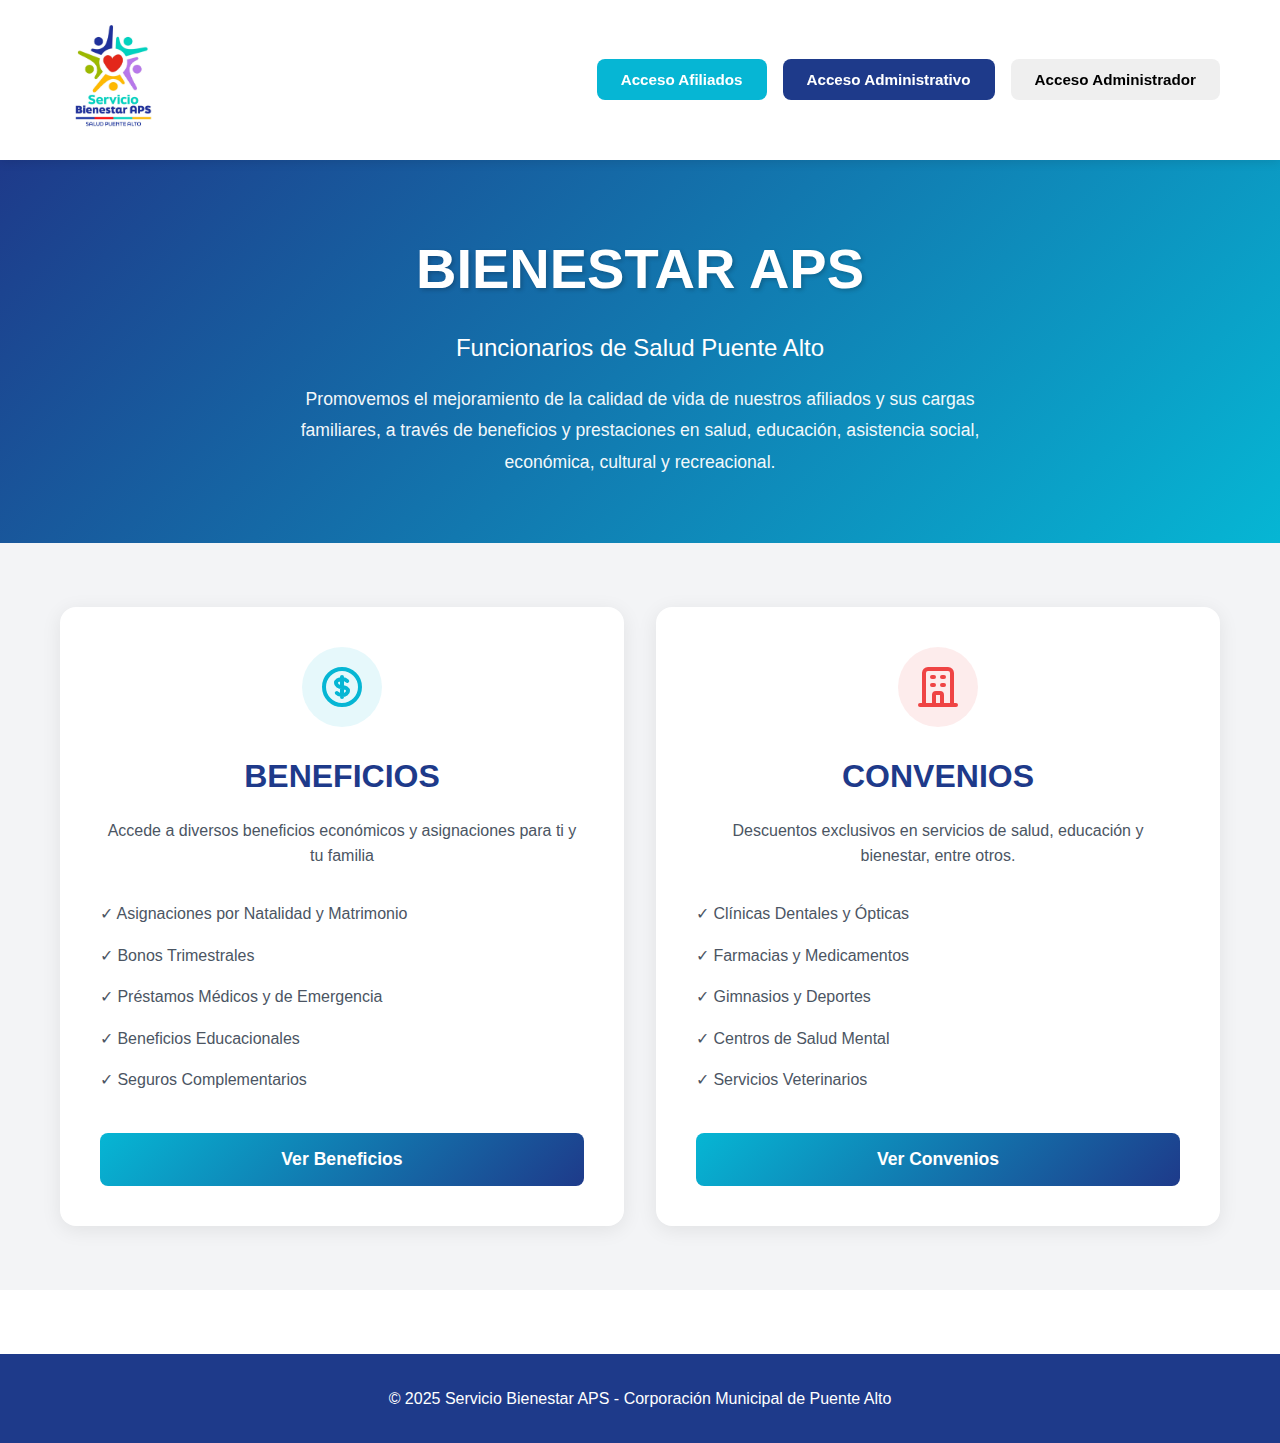
<file: index.html>
<!DOCTYPE html>
<html lang="es">
<head>
    <meta charset="UTF-8">
    <meta name="viewport" content="width=device-width, initial-scale=1.0">
    <title>Bienestar APS - Salud Puente Alto</title>
    <link rel="stylesheet" href="css/styles.css">
</head>
<body>
    <!-- Header con navegación -->
    <header class="header">
        <div class="container">
            <div class="header-content">
                <div class="logo">
                    <img src="assets/images/logo-bienestar.png" alt="Logo Bienestar APS" style="height:120px; width:auto;">
                </div>
                <nav class="nav-buttons">
                    <button class="btn btn-afiliado" onclick="location.href='pages/login.html?tipo=afiliado'">
                        Acceso Afiliados
                    </button>
                    <button class="btn btn-admin" onclick="location.href='pages/login.html?tipo=admin'">
                        Acceso Administrativo
                    </button>
                     <button class="btn btn-superadmin" onclick="location.href='pages/login.html?tipo=admin'">
                        Acceso Administrador
                    </button>
                </nav>
            </div>
        </div>
    </header>

    <!-- Hero Section -->
    <section class="hero">
        <div class="container">
            <div class="hero-content">
                <h1 class="hero-title">BIENESTAR APS</h1>
                <p class="hero-subtitle">Funcionarios de Salud Puente Alto</p>
                <p class="hero-description">
                    Promovemos el mejoramiento de la calidad de vida de nuestros afiliados 
                    y sus cargas familiares, a través de beneficios y prestaciones en salud, 
                    educación, asistencia social, económica, cultural y recreacional.
                </p>
            </div>
        </div>
    </section>

    <!-- Sección Principal - Cards -->
    <section class="main-cards">
        <div class="container">
            <div class="cards-grid">
                <!-- Card Beneficios -->
                <div class="card card-beneficios">
                    <div class="card-icon">
                        <svg xmlns="http://www.w3.org/2000/svg" fill="none" viewBox="0 0 24 24" stroke="currentColor">
                            <path stroke-linecap="round" stroke-linejoin="round" stroke-width="2" d="M12 8c-1.657 0-3 .895-3 2s1.343 2 3 2 3 .895 3 2-1.343 2-3 2m0-8c1.11 0 2.08.402 2.599 1M12 8V7m0 1v8m0 0v1m0-1c-1.11 0-2.08-.402-2.599-1M21 12a9 9 0 11-18 0 9 9 0 0118 0z" />
                        </svg>
                    </div>
                    <h2 class="card-title">BENEFICIOS</h2>
                    <p class="card-description">
                        Accede a diversos beneficios económicos y asignaciones para ti y tu familia
                    </p>
                    <ul class="card-list">
                        <li>✓ Asignaciones por Natalidad y Matrimonio</li>
                        <li>✓ Bonos Trimestrales</li>
                        <li>✓ Préstamos Médicos y de Emergencia</li>
                        <li>✓ Beneficios Educacionales</li>
                        <li>✓ Seguros Complementarios</li>
                    </ul>
                    <button class="btn btn-primary" onclick="location.href='pages/beneficios.html'">
                        Ver Beneficios
                    </button>
                </div>

                <!-- Card Convenios -->
                <div class="card card-convenios">
                    <div class="card-icon">
                        <svg xmlns="http://www.w3.org/2000/svg" fill="none" viewBox="0 0 24 24" stroke="currentColor">
                            <path stroke-linecap="round" stroke-linejoin="round" stroke-width="2" d="M19 21V5a2 2 0 00-2-2H7a2 2 0 00-2 2v16m14 0h2m-2 0h-5m-9 0H3m2 0h5M9 7h1m-1 4h1m4-4h1m-1 4h1m-5 10v-5a1 1 0 011-1h2a1 1 0 011 1v5m-4 0h4" />
                        </svg>
                    </div>
                    <h2 class="card-title">CONVENIOS</h2>
                    <p class="card-description">
                        Descuentos exclusivos en servicios de salud, educación y bienestar, entre otros.
                    </p>
                    <ul class="card-list">
                        <li>✓ Clínicas Dentales y Ópticas</li>
                        <li>✓ Farmacias y Medicamentos</li>
                        <li>✓ Gimnasios y Deportes</li>
                        <li>✓ Centros de Salud Mental</li>
                        <li>✓ Servicios Veterinarios</li>
                    </ul>
                    <button class="btn btn-primary" onclick="location.href='pages/convenios.html'">
                        Ver Convenios
                    </button>
                </div>
            </div>
        </div>
    </section>

    <!-- Footer -->
    <footer class="footer">
        <div class="container">
            <p>&copy; 2025 Servicio Bienestar APS - Corporación Municipal de Puente Alto</p>
        </div>
    </footer>

    <script type="module" src="js/main.js"></script>
</body>
</html>
</file>
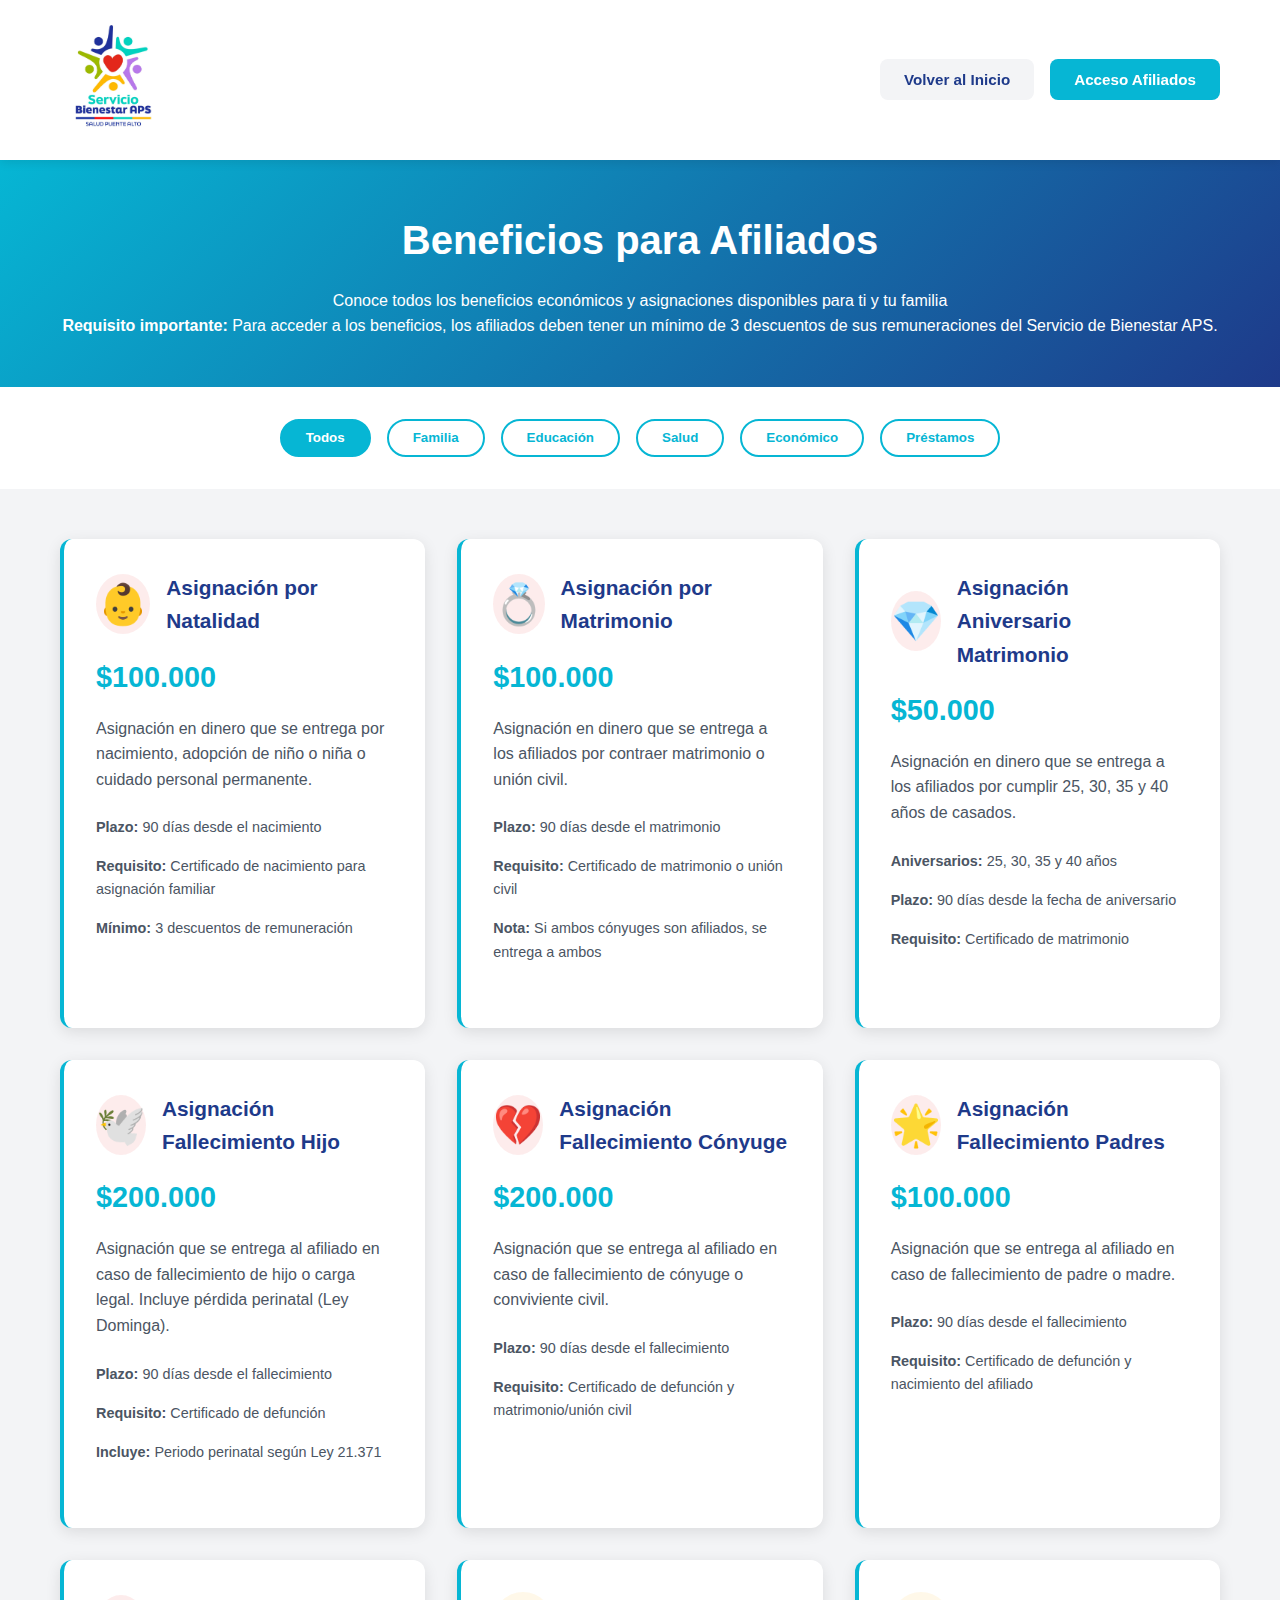
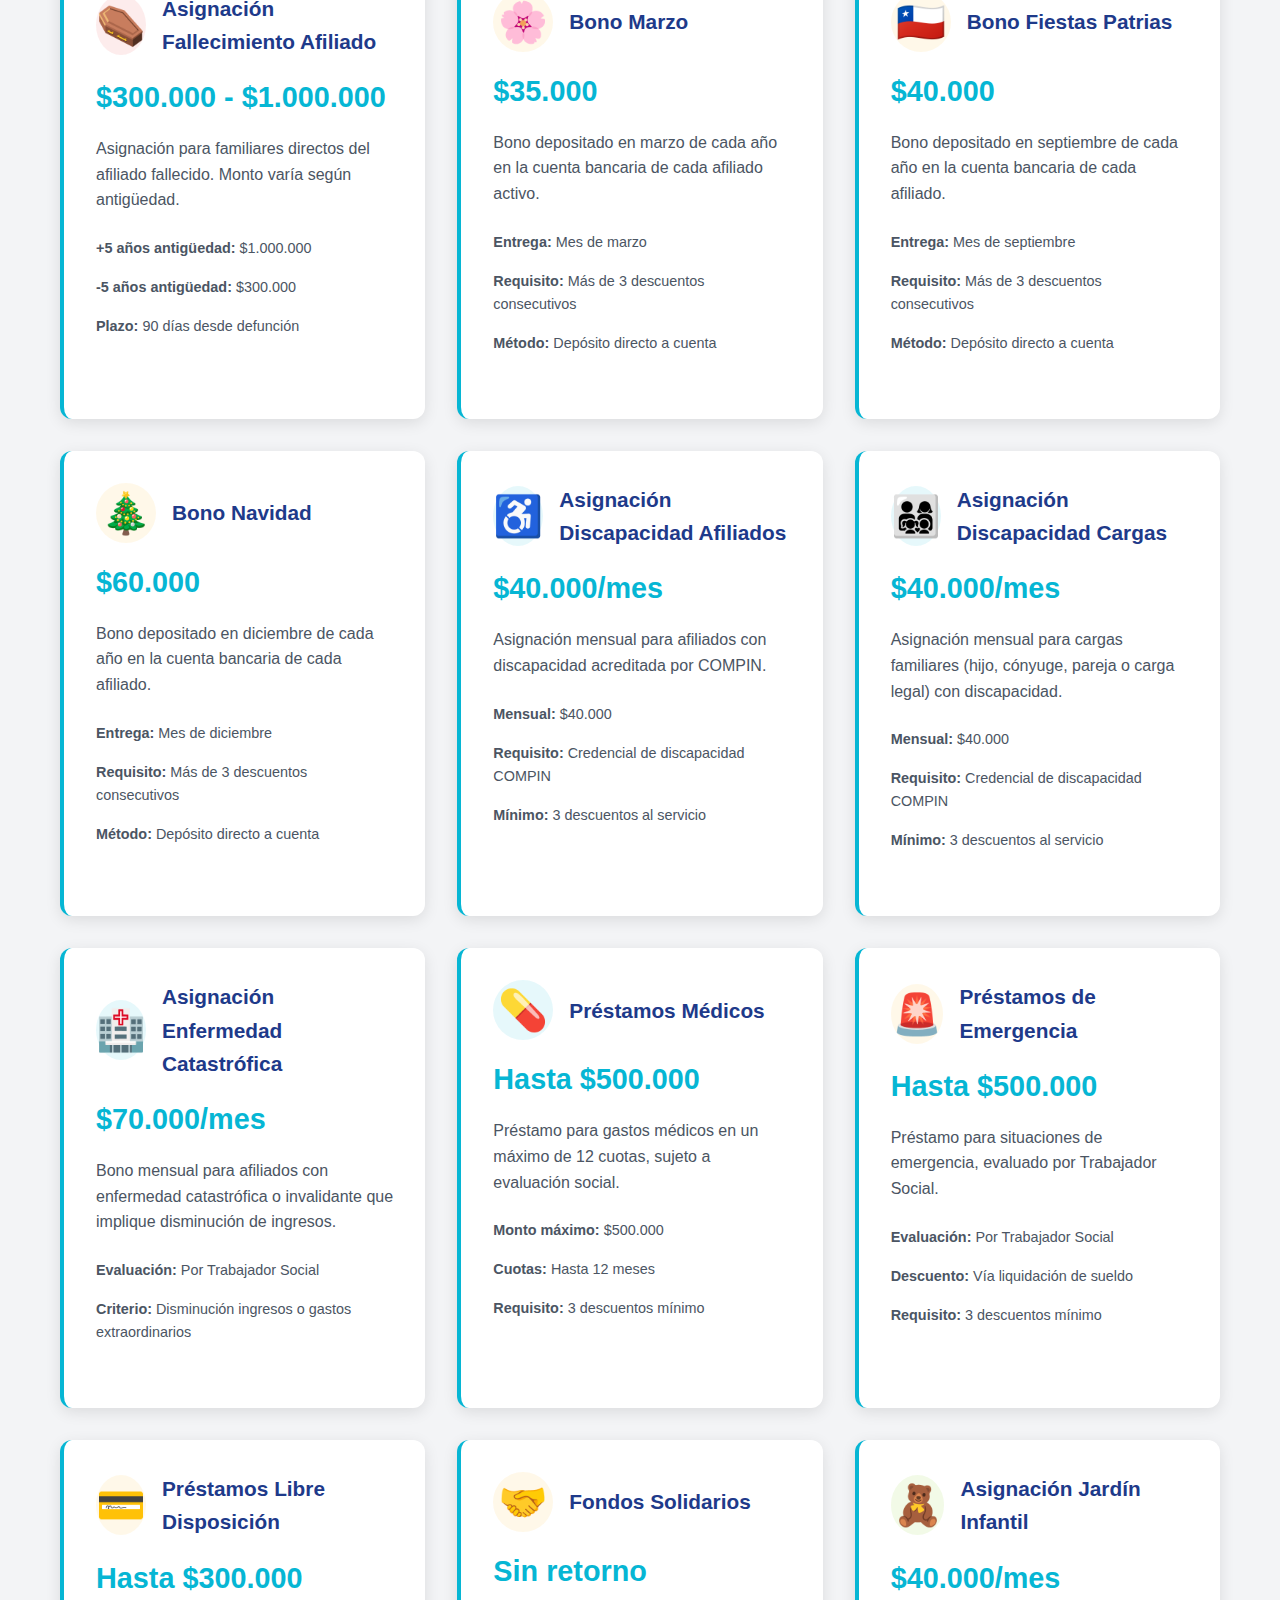
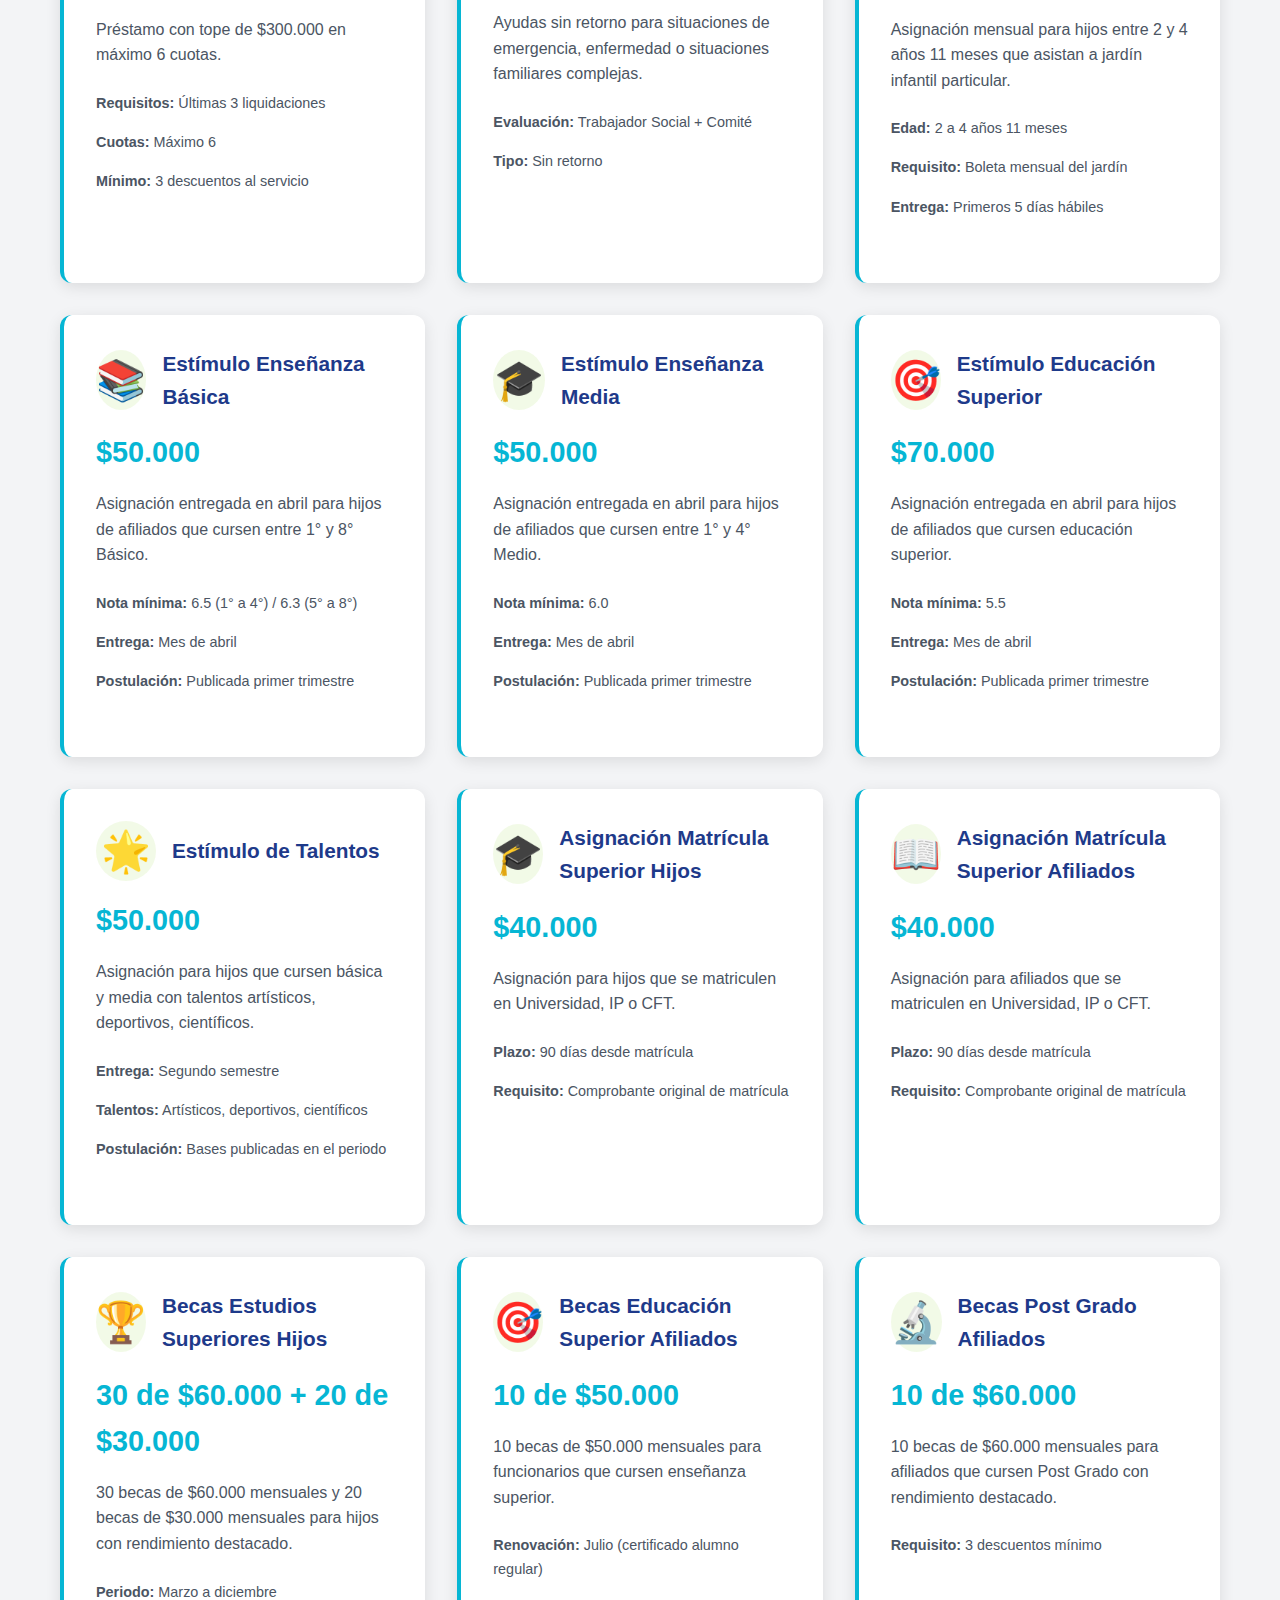
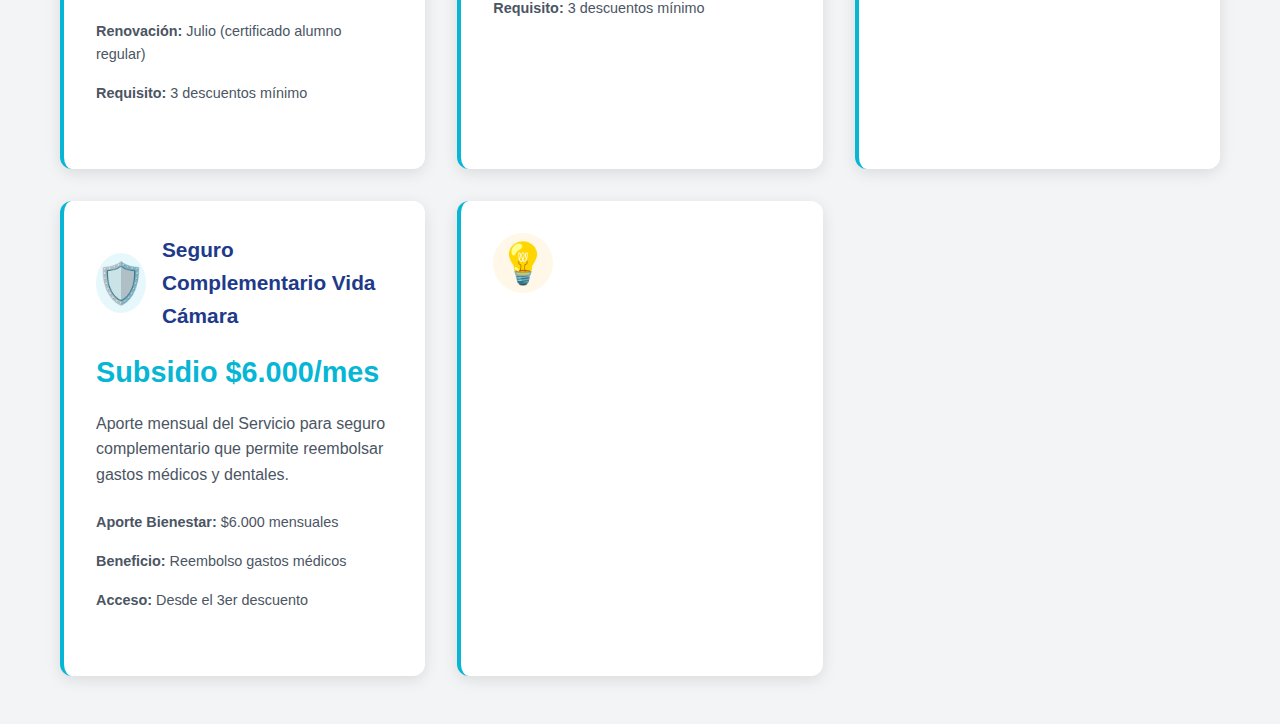
<file: pages/beneficios.html>
<!DOCTYPE html>
<html lang="es">
<head>
    <meta charset="UTF-8">
    <meta name="viewport" content="width=device-width, initial-scale=1.0">
    <title>Beneficios - Bienestar APS</title>
    <link rel="stylesheet" href="../css/styles.css">
</head>
<body>
    <!-- Header -->
    <header class="header">
        <div class="container">
            <div class="header-content">
                <div class="logo">
                    <a href="../index.html">
                        <img src="../assets/images/logo-bienestar.png" alt="Logo Bienestar APS" style="height:120px; width:auto;">
                    </a>
                </div>
                <nav class="nav-buttons">
                    <button class="btn btn-secondary" onclick="location.href='../index.html'">
                        Volver al Inicio
                    </button>
                    <button class="btn btn-afiliado" onclick="location.href='login.html?tipo=afiliado'">
                        Acceso Afiliados
                    </button>
                </nav>
            </div>
        </div>
    </header>

    <!-- Hero Beneficios -->
    <section class="page-hero">
        <div class="container">
            <h1>Beneficios para Afiliados</h1>
            <p>Conoce todos los beneficios económicos y asignaciones disponibles para ti y tu familia</p>
            <div class="hero-note">
                <strong>Requisito importante:</strong> Para acceder a los beneficios, los afiliados deben tener un mínimo de 3 descuentos de sus remuneraciones del Servicio de Bienestar APS.
            </div>
        </div>
    </section>

    <!-- Filtros -->
    <section class="filters-section">
        <div class="container">
            <div class="filters">
                <button class="filter-btn active" data-category="todos">Todos</button>
                <button class="filter-btn" data-category="familia">Familia</button>
                <button class="filter-btn" data-category="educacion">Educación</button>
                <button class="filter-btn" data-category="salud">Salud</button>
                <button class="filter-btn" data-category="economico">Económico</button>
                <button class="filter-btn" data-category="prestamos">Préstamos</button>
            </div>
        </div>
    </section>

    <!-- Beneficios Grid -->
    <section class="beneficios-section">
        <div class="container">
            <div class="beneficios-grid">
                
                <!-- ASIGNACIONES FAMILIARES -->
                
                <!-- Asignación por Natalidad -->
                <div class="beneficio-card" data-category="familia">
                    <div class="beneficio-header">
                        <div class="beneficio-icon familia-icon">👶</div>
                        <h3>Asignación por Natalidad</h3>
                    </div>
                    <div class="beneficio-monto">$100.000</div>
                    <p class="beneficio-descripcion">
                        Asignación en dinero que se entrega por nacimiento, adopción de niño o niña o cuidado personal permanente.
                    </p>
                    <ul class="beneficio-requisitos">
                        <li><strong>Plazo:</strong> 90 días desde el nacimiento</li>
                        <li><strong>Requisito:</strong> Certificado de nacimiento para asignación familiar</li>
                        <li><strong>Mínimo:</strong> 3 descuentos de remuneración</li>
                    </ul>
                </div>

                <!-- Asignación por Matrimonio -->
                <div class="beneficio-card" data-category="familia">
                    <div class="beneficio-header">
                        <div class="beneficio-icon familia-icon">💍</div>
                        <h3>Asignación por Matrimonio</h3>
                    </div>
                    <div class="beneficio-monto">$100.000</div>
                    <p class="beneficio-descripcion">
                        Asignación en dinero que se entrega a los afiliados por contraer matrimonio o unión civil.
                    </p>
                    <ul class="beneficio-requisitos">
                        <li><strong>Plazo:</strong> 90 días desde el matrimonio</li>
                        <li><strong>Requisito:</strong> Certificado de matrimonio o unión civil</li>
                        <li><strong>Nota:</strong> Si ambos cónyuges son afiliados, se entrega a ambos</li>
                    </ul>
                </div>

                <!-- Asignación de Aniversario de Matrimonio -->
                <div class="beneficio-card" data-category="familia">
                    <div class="beneficio-header">
                        <div class="beneficio-icon familia-icon">💎</div>
                        <h3>Asignación Aniversario Matrimonio</h3>
                    </div>
                    <div class="beneficio-monto">$50.000</div>
                    <p class="beneficio-descripcion">
                        Asignación en dinero que se entrega a los afiliados por cumplir 25, 30, 35 y 40 años de casados.
                    </p>
                    <ul class="beneficio-requisitos">
                        <li><strong>Aniversarios:</strong> 25, 30, 35 y 40 años</li>
                        <li><strong>Plazo:</strong> 90 días desde la fecha de aniversario</li>
                        <li><strong>Requisito:</strong> Certificado de matrimonio</li>
                    </ul>
                </div>

                <!-- Asignación Fallecimiento Hijo o Carga Legal -->
                <div class="beneficio-card" data-category="familia">
                    <div class="beneficio-header">
                        <div class="beneficio-icon familia-icon">🕊️</div>
                        <h3>Asignación Fallecimiento Hijo</h3>
                    </div>
                    <div class="beneficio-monto">$200.000</div>
                    <p class="beneficio-descripcion">
                        Asignación que se entrega al afiliado en caso de fallecimiento de hijo o carga legal. Incluye pérdida perinatal (Ley Dominga).
                    </p>
                    <ul class="beneficio-requisitos">
                        <li><strong>Plazo:</strong> 90 días desde el fallecimiento</li>
                        <li><strong>Requisito:</strong> Certificado de defunción</li>
                        <li><strong>Incluye:</strong> Periodo perinatal según Ley 21.371</li>
                    </ul>
                </div>

                <!-- Asignación Fallecimiento Cónyuge -->
                <div class="beneficio-card" data-category="familia">
                    <div class="beneficio-header">
                        <div class="beneficio-icon familia-icon">💔</div>
                        <h3>Asignación Fallecimiento Cónyuge</h3>
                    </div>
                    <div class="beneficio-monto">$200.000</div>
                    <p class="beneficio-descripcion">
                        Asignación que se entrega al afiliado en caso de fallecimiento de cónyuge o conviviente civil.
                    </p>
                    <ul class="beneficio-requisitos">
                        <li><strong>Plazo:</strong> 90 días desde el fallecimiento</li>
                        <li><strong>Requisito:</strong> Certificado de defunción y matrimonio/unión civil</li>
                    </ul>
                </div>

                <!-- Asignación Fallecimiento Padres -->
                <div class="beneficio-card" data-category="familia">
                    <div class="beneficio-header">
                        <div class="beneficio-icon familia-icon">🌟</div>
                        <h3>Asignación Fallecimiento Padres</h3>
                    </div>
                    <div class="beneficio-monto">$100.000</div>
                    <p class="beneficio-descripcion">
                        Asignación que se entrega al afiliado en caso de fallecimiento de padre o madre.
                    </p>
                    <ul class="beneficio-requisitos">
                        <li><strong>Plazo:</strong> 90 días desde el fallecimiento</li>
                        <li><strong>Requisito:</strong> Certificado de defunción y nacimiento del afiliado</li>
                    </ul>
                </div>

                <!-- Asignación Fallecimiento de Afiliado -->
                <div class="beneficio-card" data-category="familia">
                    <div class="beneficio-header">
                        <div class="beneficio-icon familia-icon">⚰️</div>
                        <h3>Asignación Fallecimiento Afiliado</h3>
                    </div>
                    <div class="beneficio-monto">$300.000 - $1.000.000</div>
                    <p class="beneficio-descripcion">
                        Asignación para familiares directos del afiliado fallecido. Monto varía según antigüedad.
                    </p>
                    <ul class="beneficio-requisitos">
                        <li><strong>+5 años antigüedad:</strong> $1.000.000</li>
                        <li><strong>-5 años antigüedad:</strong> $300.000</li>
                        <li><strong>Plazo:</strong> 90 días desde defunción</li>
                    </ul>
                </div>

                <!-- BONOS ANUALES -->

                <!-- Bono Marzo -->
                <div class="beneficio-card" data-category="economico">
                    <div class="beneficio-header">
                        <div class="beneficio-icon economico-icon">🌸</div>
                        <h3>Bono Marzo</h3>
                    </div>
                    <div class="beneficio-monto">$35.000</div>
                    <p class="beneficio-descripcion">
                        Bono depositado en marzo de cada año en la cuenta bancaria de cada afiliado activo.
                    </p>
                    <ul class="beneficio-requisitos">
                        <li><strong>Entrega:</strong> Mes de marzo</li>
                        <li><strong>Requisito:</strong> Más de 3 descuentos consecutivos</li>
                        <li><strong>Método:</strong> Depósito directo a cuenta</li>
                    </ul>
                </div>

                <!-- Bono Fiestas Patrias -->
                <div class="beneficio-card" data-category="economico">
                    <div class="beneficio-header">
                        <div class="beneficio-icon economico-icon">🇨🇱</div>
                        <h3>Bono Fiestas Patrias</h3>
                    </div>
                    <div class="beneficio-monto">$40.000</div>
                    <p class="beneficio-descripcion">
                        Bono depositado en septiembre de cada año en la cuenta bancaria de cada afiliado.
                    </p>
                    <ul class="beneficio-requisitos">
                        <li><strong>Entrega:</strong> Mes de septiembre</li>
                        <li><strong>Requisito:</strong> Más de 3 descuentos consecutivos</li>
                        <li><strong>Método:</strong> Depósito directo a cuenta</li>
                    </ul>
                </div>

                <!-- Bono Navidad -->
                <div class="beneficio-card" data-category="economico">
                    <div class="beneficio-header">
                        <div class="beneficio-icon economico-icon">🎄</div>
                        <h3>Bono Navidad</h3>
                    </div>
                    <div class="beneficio-monto">$60.000</div>
                    <p class="beneficio-descripcion">
                        Bono depositado en diciembre de cada año en la cuenta bancaria de cada afiliado.
                    </p>
                    <ul class="beneficio-requisitos">
                        <li><strong>Entrega:</strong> Mes de diciembre</li>
                        <li><strong>Requisito:</strong> Más de 3 descuentos consecutivos</li>
                        <li><strong>Método:</strong> Depósito directo a cuenta</li>
                    </ul>
                </div>

                <!-- ASIGNACIONES DE DISCAPACIDAD -->

                <!-- Asignación Discapacidad Afiliados -->
                <div class="beneficio-card" data-category="salud">
                    <div class="beneficio-header">
                        <div class="beneficio-icon salud-icon">♿</div>
                        <h3>Asignación Discapacidad Afiliados</h3>
                    </div>
                    <div class="beneficio-monto">$40.000/mes</div>
                    <p class="beneficio-descripcion">
                        Asignación mensual para afiliados con discapacidad acreditada por COMPIN.
                    </p>
                    <ul class="beneficio-requisitos">
                        <li><strong>Mensual:</strong> $40.000</li>
                        <li><strong>Requisito:</strong> Credencial de discapacidad COMPIN</li>
                        <li><strong>Mínimo:</strong> 3 descuentos al servicio</li>
                    </ul>
                </div>

                <!-- Asignación Discapacidad Cargas -->
                <div class="beneficio-card" data-category="salud">
                    <div class="beneficio-header">
                        <div class="beneficio-icon salud-icon">👨‍👩‍👧‍👦</div>
                        <h3>Asignación Discapacidad Cargas</h3>
                    </div>
                    <div class="beneficio-monto">$40.000/mes</div>
                    <p class="beneficio-descripcion">
                        Asignación mensual para cargas familiares (hijo, cónyuge, pareja o carga legal) con discapacidad.
                    </p>
                    <ul class="beneficio-requisitos">
                        <li><strong>Mensual:</strong> $40.000</li>
                        <li><strong>Requisito:</strong> Credencial de discapacidad COMPIN</li>
                        <li><strong>Mínimo:</strong> 3 descuentos al servicio</li>
                    </ul>
                </div>

                <!-- Asignación Enfermedad Catastrófica -->
                <div class="beneficio-card" data-category="salud">
                    <div class="beneficio-header">
                        <div class="beneficio-icon salud-icon">🏥</div>
                        <h3>Asignación Enfermedad Catastrófica</h3>
                    </div>
                    <div class="beneficio-monto">$70.000/mes</div>
                    <p class="beneficio-descripcion">
                        Bono mensual para afiliados con enfermedad catastrófica o invalidante que implique disminución de ingresos.
                    </p>
                    <ul class="beneficio-requisitos">
                        <li><strong>Evaluación:</strong> Por Trabajador Social</li>
                        <li><strong>Criterio:</strong> Disminución ingresos o gastos extraordinarios</li>
                    </ul>
                </div>

                <!-- PRÉSTAMOS -->

                <!-- Préstamos Médicos -->
                <div class="beneficio-card" data-category="prestamos">
                    <div class="beneficio-header">
                        <div class="beneficio-icon salud-icon">💊</div>
                        <h3>Préstamos Médicos</h3>
                    </div>
                    <div class="beneficio-monto">Hasta $500.000</div>
                    <p class="beneficio-descripcion">
                        Préstamo para gastos médicos en un máximo de 12 cuotas, sujeto a evaluación social.
                    </p>
                    <ul class="beneficio-requisitos">
                        <li><strong>Monto máximo:</strong> $500.000</li>
                        <li><strong>Cuotas:</strong> Hasta 12 meses</li>
                        <li><strong>Requisito:</strong> 3 descuentos mínimo</li>
                    </ul>
                </div>

                <!-- Préstamos de Emergencia -->
                <div class="beneficio-card" data-category="prestamos">
                    <div class="beneficio-header">
                        <div class="beneficio-icon economico-icon">🚨</div>
                        <h3>Préstamos de Emergencia</h3>
                    </div>
                    <div class="beneficio-monto">Hasta $500.000</div>
                    <p class="beneficio-descripcion">
                        Préstamo para situaciones de emergencia, evaluado por Trabajador Social.
                    </p>
                    <ul class="beneficio-requisitos">
                        <li><strong>Evaluación:</strong> Por Trabajador Social</li>
                        <li><strong>Descuento:</strong> Vía liquidación de sueldo</li>
                        <li><strong>Requisito:</strong> 3 descuentos mínimo</li>
                    </ul>
                </div>

                <!-- Préstamos Libre Disposición -->
                <div class="beneficio-card" data-category="prestamos">
                    <div class="beneficio-header">
                        <div class="beneficio-icon economico-icon">💳</div>
                        <h3>Préstamos Libre Disposición</h3>
                    </div>
                    <div class="beneficio-monto">Hasta $300.000</div>
                    <p class="beneficio-descripcion">
                        Préstamo con tope de $300.000 en máximo 6 cuotas.
                    </p>
                    <ul class="beneficio-requisitos">
                        <li><strong>Requisitos:</strong> Últimas 3 liquidaciones</li>
                        <li><strong>Cuotas:</strong> Máximo 6</li>
                        <li><strong>Mínimo:</strong> 3 descuentos al servicio</li>
                    </ul>
                </div>

                <!-- Fondos Solidarios -->
                <div class="beneficio-card" data-category="prestamos">
                    <div class="beneficio-header">
                        <div class="beneficio-icon economico-icon">🤝</div>
                        <h3>Fondos Solidarios</h3>
                    </div>
                    <div class="beneficio-monto">Sin retorno</div>
                    <p class="beneficio-descripcion">
                        Ayudas sin retorno para situaciones de emergencia, enfermedad o situaciones familiares complejas.
                    </p>
                    <ul class="beneficio-requisitos">
                        <li><strong>Evaluación:</strong> Trabajador Social + Comité</li>
                        <li><strong>Tipo:</strong> Sin retorno</li>
                    </ul>
                </div>

                <!-- EDUCACIÓN -->

                <!-- Asignación Jardín Infantil -->
                <div class="beneficio-card" data-category="educacion">
                    <div class="beneficio-header">
                        <div class="beneficio-icon educacion-icon">🧸</div>
                        <h3>Asignación Jardín Infantil</h3>
                    </div>
                    <div class="beneficio-monto">$40.000/mes</div>
                    <p class="beneficio-descripcion">
                        Asignación mensual para hijos entre 2 y 4 años 11 meses que asistan a jardín infantil particular.
                    </p>
                    <ul class="beneficio-requisitos">
                        <li><strong>Edad:</strong> 2 a 4 años 11 meses</li>
                        <li><strong>Requisito:</strong> Boleta mensual del jardín</li>
                        <li><strong>Entrega:</strong> Primeros 5 días hábiles</li>
                    </ul>
                </div>

                <!-- Estímulo Enseñanza Básica -->
                <div class="beneficio-card" data-category="educacion">
                    <div class="beneficio-header">
                        <div class="beneficio-icon educacion-icon">📚</div>
                        <h3>Estímulo Enseñanza Básica</h3>
                    </div>
                    <div class="beneficio-monto">$50.000</div>
                    <p class="beneficio-descripcion">
                        Asignación entregada en abril para hijos de afiliados que cursen entre 1° y 8° Básico.
                    </p>
                    <ul class="beneficio-requisitos">
                        <li><strong>Nota mínima:</strong> 6.5 (1° a 4°) / 6.3 (5° a 8°)</li>
                        <li><strong>Entrega:</strong> Mes de abril</li>
                        <li><strong>Postulación:</strong> Publicada primer trimestre</li>
                    </ul>
                </div>

                <!-- Estímulo Enseñanza Media -->
                <div class="beneficio-card" data-category="educacion">
                    <div class="beneficio-header">
                        <div class="beneficio-icon educacion-icon">🎓</div>
                        <h3>Estímulo Enseñanza Media</h3>
                    </div>
                    <div class="beneficio-monto">$50.000</div>
                    <p class="beneficio-descripcion">
                        Asignación entregada en abril para hijos de afiliados que cursen entre 1° y 4° Medio.
                    </p>
                    <ul class="beneficio-requisitos">
                        <li><strong>Nota mínima:</strong> 6.0</li>
                        <li><strong>Entrega:</strong> Mes de abril</li>
                        <li><strong>Postulación:</strong> Publicada primer trimestre</li>
                    </ul>
                </div>

                <!-- Estímulo Educación Superior -->
                <div class="beneficio-card" data-category="educacion">
                    <div class="beneficio-header">
                        <div class="beneficio-icon educacion-icon">🎯</div>
                        <h3>Estímulo Educación Superior</h3>
                    </div>
                    <div class="beneficio-monto">$70.000</div>
                    <p class="beneficio-descripcion">
                        Asignación entregada en abril para hijos de afiliados que cursen educación superior.
                    </p>
                    <ul class="beneficio-requisitos">
                        <li><strong>Nota mínima:</strong> 5.5</li>
                        <li><strong>Entrega:</strong> Mes de abril</li>
                        <li><strong>Postulación:</strong> Publicada primer trimestre</li>
                    </ul>
                </div>

                <!-- Estímulo de Talentos -->
                <div class="beneficio-card" data-category="educacion">
                    <div class="beneficio-header">
                        <div class="beneficio-icon educacion-icon">🌟</div>
                        <h3>Estímulo de Talentos</h3>
                    </div>
                    <div class="beneficio-monto">$50.000</div>
                    <p class="beneficio-descripcion">
                        Asignación para hijos que cursen básica y media con talentos artísticos, deportivos, científicos.
                    </p>
                    <ul class="beneficio-requisitos">
                        <li><strong>Entrega:</strong> Segundo semestre</li>
                        <li><strong>Talentos:</strong> Artísticos, deportivos, científicos</li>
                        <li><strong>Postulación:</strong> Bases publicadas en el periodo</li>
                    </ul>
                </div>

                <!-- Asignación Matrícula Superior Hijos -->
                <div class="beneficio-card" data-category="educacion">
                    <div class="beneficio-header">
                        <div class="beneficio-icon educacion-icon">🎓</div>
                        <h3>Asignación Matrícula Superior Hijos</h3>
                    </div>
                    <div class="beneficio-monto">$40.000</div>
                    <p class="beneficio-descripcion">
                        Asignación para hijos que se matriculen en Universidad, IP o CFT.
                    </p>
                    <ul class="beneficio-requisitos">
                        <li><strong>Plazo:</strong> 90 días desde matrícula</li>
                        <li><strong>Requisito:</strong> Comprobante original de matrícula</li>
                    </ul>
                </div>

                <!-- Asignación Matrícula Superior Afiliados -->
                <div class="beneficio-card" data-category="educacion">
                    <div class="beneficio-header">
                        <div class="beneficio-icon educacion-icon">📖</div>
                        <h3>Asignación Matrícula Superior Afiliados</h3>
                    </div>
                    <div class="beneficio-monto">$40.000</div>
                    <p class="beneficio-descripcion">
                        Asignación para afiliados que se matriculen en Universidad, IP o CFT.
                    </p>
                    <ul class="beneficio-requisitos">
                        <li><strong>Plazo:</strong> 90 días desde matrícula</li>
                        <li><strong>Requisito:</strong> Comprobante original de matrícula</li>
                    </ul>
                </div>

                <!-- BECAS -->

                <!-- Becas Estudios Superiores Hijos -->
                <div class="beneficio-card" data-category="educacion">
                    <div class="beneficio-header">
                        <div class="beneficio-icon educacion-icon">🏆</div>
                        <h3>Becas Estudios Superiores Hijos</h3>
                    </div>
                    <div class="beneficio-monto">30 de $60.000 + 20 de $30.000</div>
                    <p class="beneficio-descripcion">
                        30 becas de $60.000 mensuales y 20 becas de $30.000 mensuales para hijos con rendimiento destacado.
                    </p>
                    <ul class="beneficio-requisitos">
                        <li><strong>Periodo:</strong> Marzo a diciembre</li>
                        <li><strong>Renovación:</strong> Julio (certificado alumno regular)</li>
                        <li><strong>Requisito:</strong> 3 descuentos mínimo</li>
                    </ul>
                </div>

                <!-- Becas Educación Superior Afiliados -->
                <div class="beneficio-card" data-category="educacion">
                    <div class="beneficio-header">
                        <div class="beneficio-icon educacion-icon">🎯</div>
                        <h3>Becas Educación Superior Afiliados</h3>
                    </div>
                    <div class="beneficio-monto">10 de $50.000</div>
                    <p class="beneficio-descripcion">
                        10 becas de $50.000 mensuales para funcionarios que cursen enseñanza superior.
                    </p>
                    <ul class="beneficio-requisitos">
                        <li><strong>Renovación:</strong> Julio (certificado alumno regular)</li>
                        <li><strong>Requisito:</strong> 3 descuentos mínimo</li>
                    </ul>
                </div>

                <!-- Becas Post Grado Afiliados -->
                <div class="beneficio-card" data-category="educacion">
                    <div class="beneficio-header">
                        <div class="beneficio-icon educacion-icon">🔬</div>
                        <h3>Becas Post Grado Afiliados</h3>
                    </div>
                    <div class="beneficio-monto">10 de $60.000</div>
                    <p class="beneficio-descripcion">
                        10 becas de $60.000 mensuales para afiliados que cursen Post Grado con rendimiento destacado.
                    </p>
                    <ul class="beneficio-requisitos">
                        <li><strong>Requisito:</strong> 3 descuentos mínimo</li>
                    </ul>
                </div>

                <!-- OTROS BENEFICIOS -->

                <!-- Seguro Vida Cámara -->
                <div class="beneficio-card" data-category="salud">
                    <div class="beneficio-header">
                        <div class="beneficio-icon salud-icon">🛡️</div>
                        <h3>Seguro Complementario Vida Cámara</h3>
                    </div>
                    <div class="beneficio-monto">Subsidio $6.000/mes</div>
                    <p class="beneficio-descripcion">
                        Aporte mensual del Servicio para seguro complementario que permite reembolsar gastos médicos y dentales.
                    </p>
                    <ul class="beneficio-requisitos">
                        <li><strong>Aporte Bienestar:</strong> $6.000 mensuales</li>
                        <li><strong>Beneficio:</strong> Reembolso gastos médicos</li>
                        <li><strong>Acceso:</strong> Desde el 3er descuento</li>
                    </ul>
                </div>

                <!-- Fondos Concursables -->
                <div class="beneficio-card" data-category="economico">
                    <div class="beneficio-header">
                        <div class="beneficio-icon economico-icon">💡
</file>
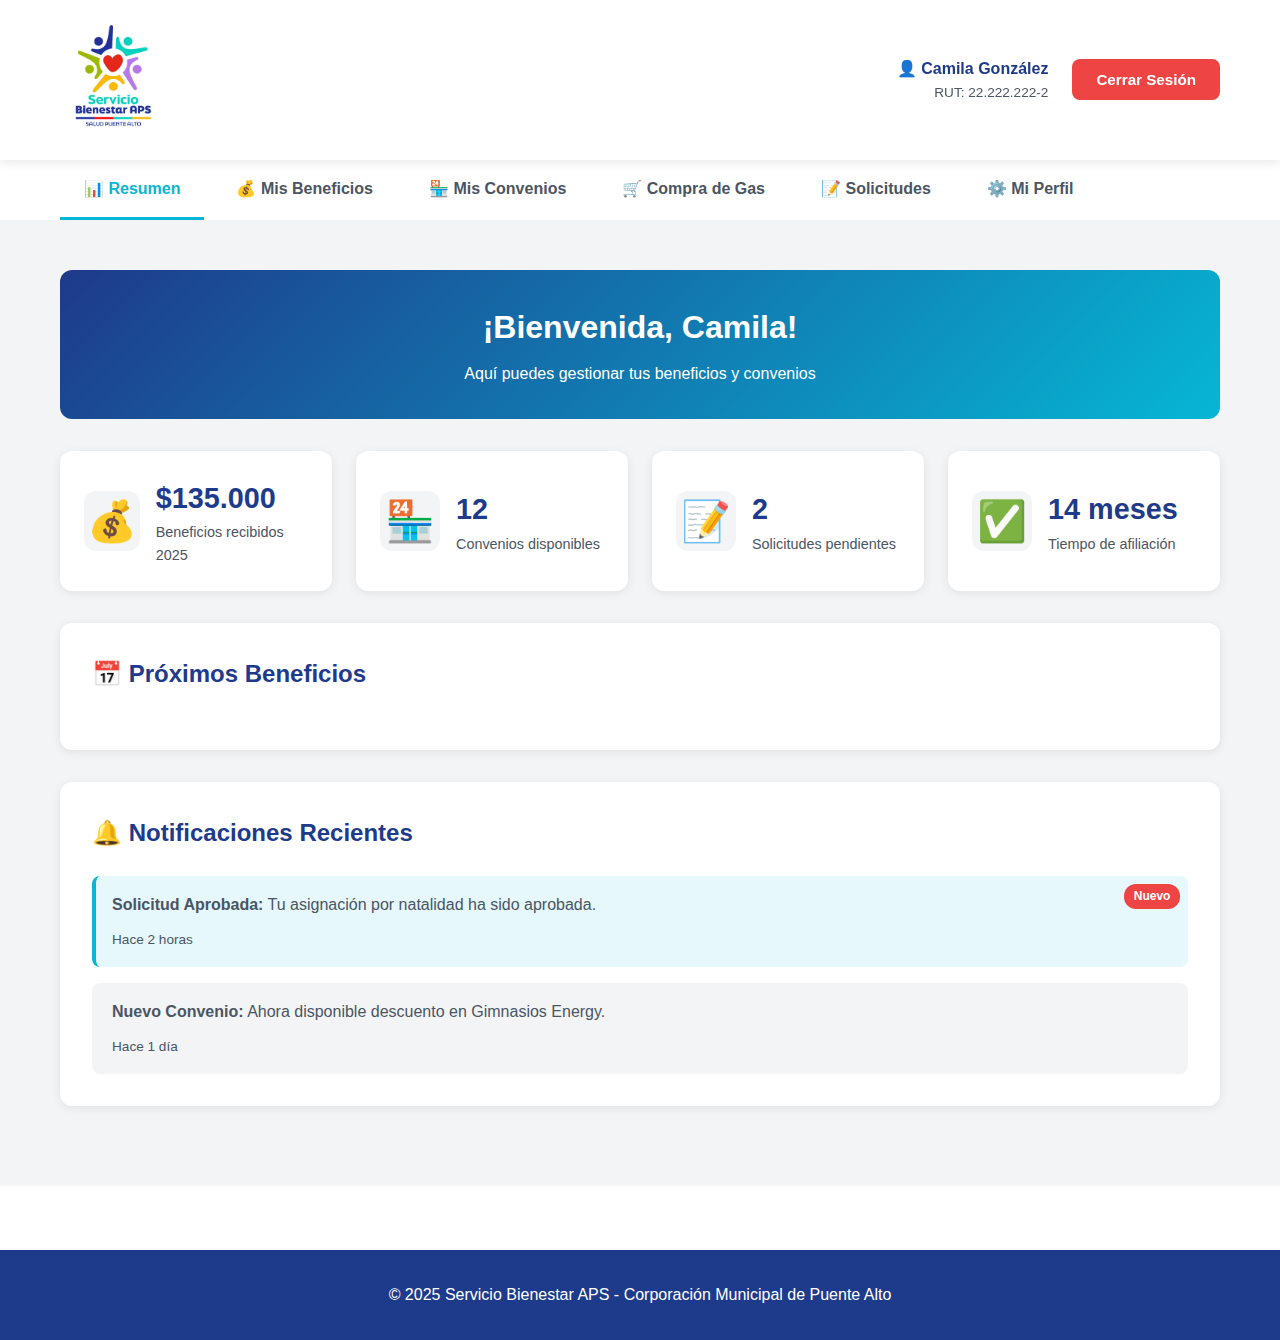
<file: pages/dashboard-admin.html>
<!DOCTYPE html>
<html lang="es">
<head>
    <meta charset="UTF-8">
    <meta name="viewport" content="width=device-width, initial-scale=1.0">
    <title>Mi Panel - Bienestar APS</title>
    <link rel="stylesheet" href="../css/styles.css">
</head>
<body>
    <!-- Header con usuario logueado -->
    <header class="header">
        <div class="container">
            <div class="header-content">
                <div class="logo">
                    <a href="../index.html">
                      <img src="../assets/images/logo-bienestar.png" alt="Logo Bienestar APS" style="height:120px; width:auto;">
                    </a>
                </div>
                <nav class="user-nav">
                    <div class="user-info">
                        <span class="user-name" id="usuario-nombre-header"></span>
                        <span class="user-rut" id="usuario-rut-header"></span>
                    </div>
                    <button class="btn btn-logout" onclick="logout()">Cerrar Sesión</button>
                </nav>
            </div>
        </div>
    </header>
    <!-- Navegación Dashboard -->
    <nav class="dashboard-nav">
        <div class="container">
            <ul class="nav-tabs">
                <li class="nav-tab active" data-tab="resumen">📊 Resumen</li>
                <li class="nav-tab" data-tab="beneficios">💰 Mis Beneficios</li>
                <li class="nav-tab" data-tab="convenios">🏪 Mis Convenios</li>
                <li class="nav-tab" data-tab="compras-gas">🛒 Compra de Gas</li>
                <li class="nav-tab" data-tab="solicitudes">📝 Solicitudes</li>
                <li class="nav-tab" data-tab="perfil">⚙️ Mi Perfil</li>
            </ul>
        </div>
    </nav>
    <!-- Contenido del Dashboard -->
    <section class="dashboard-content">
        <div class="container">
            <!-- Tab: Resumen -->
            <div class="tab-content active" id="tab-resumen">
                <div class="welcome-banner">
                    <h1 id="bienvenida-usuario"></h1>
                    <p>Aquí puedes gestionar tus beneficios y convenios</p>
                </div>
                <div class="stats-grid">
                    <div class="stat-card">
                        <div class="stat-icon">💰</div>
                        <div class="stat-info">
                            <h3 id="beneficios-recibidos"></h3>
                            <p>Beneficios recibidos 2025</p>
                        </div>
                    </div>
                    <div class="stat-card">
                        <div class="stat-icon">🏪</div>
                        <div class="stat-info">
                            <h3 id="convenios-disponibles"></h3>
                            <p>Convenios disponibles</p>
                        </div>
                    </div>
                    <div class="stat-card">
                        <div class="stat-icon">📝</div>
                        <div class="stat-info">
                            <h3 id="solicitudes-pendientes"></h3>
                            <p>Solicitudes pendientes</p>
                        </div>
                    </div>
                    <div class="stat-card">
                        <div class="stat-icon">✅</div>
                        <div class="stat-info">
                            <h3 id="tiempo-afiliacion"></h3>
                            <p>Tiempo de afiliación</p>
                        </div>
                    </div>
                </div>
                <!-- Próximos Beneficios -->
                <div class="section-card">
                    <h2>📅 Próximos Beneficios</h2>
                    <div class="timeline" id="proximos-beneficios"></div>
                </div>
                <!-- Notificaciones -->
                <div class="section-card">
                    <h2>🔔 Notificaciones Recientes</h2>
                    <div class="notifications" id="notificaciones-recientes"></div>
                </div>
            </div>
            <!-- Tab: Mis Beneficios -->
            <div class="tab-content" id="tab-beneficios">
                <h2>💰 Beneficios Recibidos</h2>
                <div class="benefits-table">
                    <table>
                        <thead>
                            <tr>
                                <th>Fecha</th>
                                <th>Beneficio</th>
                                <th>Monto</th>
                                <th>Estado</th>
                                <th>Comprobante</th>
                            </tr>
                        </thead>
                        <tbody>
                            <tr>
                                <td>15/09/2025</td>
                                <td>Bono Fiestas Patrias</td>
                                <td>$40.000</td>
                                <td><span class="badge success">Pagado</span></td>
                                <td><button class="btn-small">📄 Ver</button></td>
                            </tr>
                            <tr>
                                <td>10/03/2025</td>
                                <td>Bono Marzo</td>
                                <td>$35.000</td>
                                <td><span class="badge success">Pagado</span></td>
                                <td><button class="btn-small">📄 Ver</button></td>
                            </tr>
                            <tr>
                                <td>05/02/2025</td>
                                <td>Asignación por Natalidad</td>
                                <td>$100.000</td>
                                <td><span class="badge success">Pagado</span></td>
                                <td><button class="btn-small">📄 Ver</button></td>
                            </tr>
                        </tbody>
                    </table>
                </div>
                <div class="total-benefits">
                    <h3>Total Beneficios 2025: <span class="highlight">$175.000</span></h3>
                </div>
            </div>
            <!-- Tab: Mis Convenios -->
            <div class="tab-content" id="tab-convenios">
                <h2>🏪 Convenios Activos</h2>
                <div class="convenios-favoritos">
                    <h3>⭐ Mis Convenios Favoritos</h3>
                    <div class="convenios-grid-small">
                        <div class="convenio-card-small">
                            <div class="convenio-icon">🦷</div>
                            <h4>Clínica Dental PSQ</h4>
                            <p>70% descuento</p>
                            <button class="btn-small btn-primary">Ver Detalles</button>
                        </div>
                        <div class="convenio-card-small">
                            <div class="convenio-icon">💪</div>
                            <h4>Gimnasios Energy</h4>
                            <p>$18.000/mes</p>
                            <button class="btn-small btn-primary">Ver Detalles</button>
                        </div>
                        <div class="convenio-card-small">
                            <div class="convenio-icon">💊</div>
                            <h4>Salcobrand</h4>
                            <p>Hasta 25% dcto</p>
                            <button class="btn-small btn-primary">Ver Detalles</button>
                        </div>
                    </div>
                </div>
                <div class="section-card">
                    <button class="btn btn-primary" onclick="location.href='convenios.html'">
                        Ver Todos los Convenios
                    </button>
                </div>
            </div>
            <div class="tab-content" id="tab-compras-gas">
                <h2>🛒 Compra de Vales de Gas</h2>
                <form id="formCompraGas" enctype="multipart/form-data">
                    <div class="form-grid">
                        <div class="form-group">
                            <label for="emailGas">Correo Electrónico</label>
                            <input type="email" id="emailGas" name="emailGas" required>
                        </div>
                        <div class="form-group">
                            <label for="fechaCompraGas">Fecha de compra</label>
                            <input type="text" id="fechaCompraGas" name="fechaCompraGas" readonly>
                        </div>
                        <div class="form-group">
                            <label for="rutGas">Rut</label>
                            <input type="text" id="rutGas" name="rutGas" required>
                        </div>
                        <div class="form-group">
                            <label for="nombreGas">Nombre y Apellido Afiliado</label>
                            <input type="text" id="nombreGas" name="nombreGas" required>
                        </div>
                        <div class="form-group">
                            <label for="telefonoGas">Teléfono</label>
                            <input type="tel" id="telefonoGas" name="telefonoGas" required>
                        </div>
                        <div class="form-group">
                            <label>Compra Lipigas</label>
                            <select id="compraLipigas" name="compraLipigas">
                                <option value="no">No</option>
                                <option value="si">Sí</option>
                            </select>
                        </div>
                        <div id="lipigasOpciones" style="display:none;">
                            <div class="form-group">
                                <label for="tipoLipigas">Tipo de carga Lipigas</label>
                                <select id="tipoLipigas" name="tipoLipigas">
                                    <option value="5">5 kg</option>
                                    <option value="11">11 kg</option>
                                    <option value="15">15 kg</option>
                                    <option value="45">45 kg</option>
                                </select>
                            </div>
                            <div class="form-group">
                                <label for="cantidadLipigas">Cantidad (máx 2/cupon, 4 mensual)</label>
                                <input type="number" id="cantidadLipigas" name="cantidadLipigas" min="0" max="4">
                            </div>
                        </div>
                        <div class="form-group">
                            <label>Compra Abastible</label>
                            <select id="compraAbastible" name="compraAbastible">
                                <option value="no">No</option>
                                <option value="si">Sí</option>
                            </select>
                        </div>
                        <div id="abastibleOpciones" style="display:none;">
                            <div class="form-group">
                                <label for="tipoAbastible">Tipo de carga Abastible</label>
                                <select id="tipoAbastible" name="tipoAbastible">
                                    <option value="5">5 kg</option>
                                    <option value="11">11 kg</option>
                                    <option value="15">15 kg</option>
                                    <option value="45">45 kg</option>
                                </select>
                            </div>
                            <div class="form-group">
                                <label for="cantidadAbastible">Cantidad (máx 2/cupon, 4 mensual)</label>
                                <input type="number" id="cantidadAbastible" name="cantidadAbastible" min="0" max="4">
                            </div>
                            <div class="form-group">
                                <label for="saldoFavor">Saldo a favor (si aplica)</label>
                                <input type="text" id="saldoFavor" name="saldoFavor" placeholder="Fecha y monto">
                            </div>
                        </div>
                        <div class="form-group">
                            <label for="comprobanteGas">Adjuntar comprobante de transferencia</label>
                            <input type="file" id="comprobanteGas" name="comprobanteGas" required>
                            <small>Recuerde que el asunto debe indicar cantidad y carga de gas (5k-11k-15k-45k).</small>
                        </div>
                    </div>
                    <button type="submit" class="btn btn-primary">Enviar Compra</button>
                </form>
            </div>
            <!-- Tab: Solicitudes -->
            <div class="tab-content" id="tab-solicitudes">
                <h2>📝 Mis Solicitudes</h2>
                <div class="actions-bar">
                    <button class="btn btn-primary" onclick="nuevaSolicitud()">
                        ➕ Nueva Solicitud
                    </button>
                </div>
                <div class="solicitudes-list">
                    <div class="solicitud-item">
                        <div class="solicitud-header">
                            <h3>Asignación por Matrimonio</h3>
                            <span class="badge warning">En Revisión</span>
                        </div>
                        <div class="solicitud-body">
                            <p><strong>Fecha de solicitud:</strong> 10/10/2025</p>
                            <p><strong>Monto:</strong> $100.000</p>
                            <p><strong>Estado:</strong> Documentación en revisión</p>
                        </div>
                        <div class="solicitud-footer">
                            <button class="btn-small">Ver Detalles</button>
                            <button class="btn-small btn-secondary">Adjuntar Documentos</button>
                        </div>
                    </div>
                    <div class="solicitud-item">
                        <div class="solicitud-header">
                            <h3>Préstamo Médico</h3>
                            <span class="badge info">Pendiente Evaluación</span>
                        </div>
                        <div class="solicitud-body">
                            <p><strong>Fecha de solicitud:</strong> 08/10/2025</p>
                            <p><strong>Monto solicitado:</strong> $300.000</p>
                            <p><strong>Estado:</strong> Evaluación social programada</p>
                        </div>
                        <div class="solicitud-footer">
                            <button class="btn-small">Ver Detalles</button>
                        </div>
                    </div>
                </div>
            </div>
            <!-- Tab: Mi Perfil -->
            <div class="tab-content" id="tab-perfil">
                <h2>⚙️ Mi Perfil</h2>
                <div class="profile-grid">
                    <div class="profile-card">
                        <h3>Información Personal</h3>
                        <form class="profile-form">
                            <div class="form-group">
                                <label>Nombre Completo</label>
                                <input type="text" value="Juan Pérez Gómez" readonly>
                            </div>
                            <div class="form-group">
                                <label>RUT</label>
                                <input type="text" value="12.345.678-9" readonly>
                            </div>
                            <div class="form-group">
                                <label>Email</label>
                                <input type="email" value="juan.perez@salud.cl">
                            </div>
                            <div class="form-group">
                                <label>Teléfono</label>
                                <input type="tel" value="+56 9 1234 5678">
                            </div>
                            <button type="submit" class="btn btn-primary">Actualizar Información</button>
                        </form>
                    </div>
                    <div class="profile-card">
                        <h3>Cambiar Contraseña</h3>
                        <form class="profile-form">
                            <div class="form-group">
                                <label>Contraseña Actual</label>
                                <input type="password" placeholder="••••••••">
                            </div>
                            <div class="form-group">
                                <label>Nueva Contraseña</label>
                                <input type="password" placeholder="••••••••">
                            </div>
                            <div class="form-group">
                                <label>Confirmar Contraseña</label>
                                <input type="password" placeholder="••••••••">
                            </div>
                            <button type="submit" class="btn btn-primary">Cambiar Contraseña</button>
                        </form>
                    </div>
                    <div class="profile-card">
                        <h3>Información de Cuenta</h3>
                        <div class="info-list">
                            <div class="info-item">
                                <span class="info-label">Fecha de afiliación:</span>
                                <span class="info-value">01/05/2025</span>
                            </div>
                            <div class="info-item">
                                <span class="info-label">Centro de Salud:</span>
                                <span class="info-value">CESFAM Padre Hurtado</span>
                            </div>
                            <div class="info-item">
                                <span class="info-label">Cargas familiares:</span>
                                <span class="info-value">3</span>
                            </div>
                            <div class="info-item">
                                <span class="info-label">Estado:</span>
                                <span class="badge success">Activo</span>
                            </div>
                        </div>
                        <button class="btn btn-secondary">Ver Cargas Familiares</button>
                    </div>
                </div>
            </div>
        </div>
    </section>
    <!-- Footer -->
    <footer class="footer">
        <div class="container">
            <p>&copy; 2025 Servicio Bienestar APS - Corporación Municipal de Puente Alto</p>
        </div>
    </footer>
    <!-- JS Dinámico -->
    <script>
    // ESTO DEBE VENIR DE TU BACKEND O FIREBASE. SOLO EJEMPLO PARA DEMOSTRACION:
    const usuario = {
        nombre: "Camila González", // ejemplo femenino
        genero: "F", // "F" para mujer, "M" para hombre
        rut: "22.222.222-2",
        fechaAfiliacion: "14/05/2025",
        beneficiosRecibidos: 135000,
        conveniosDisponibles: 12,
        solicitudesPendientes: 2,
        notificaciones: [
            { nueva: true, titulo: "Solicitud Aprobada:", mensaje: "Tu asignación por natalidad ha sido aprobada.", fecha: "Hace 2 horas" },
            { nueva: false, titulo: "Nuevo Convenio:", mensaje: "Ahora disponible descuento en Gimnasios Energy.", fecha: "Hace 1 día" }
        ]
    };
    const beneficiosProximos = [
        { nombre: "Bono Fiestas Patrias", fecha: "2025-09-15", monto: 40000 },
        { nombre: "Bono Navidad", fecha: "2025-12-20", monto: 60000 },
        { nombre: "Bono Marzo", fecha: "2026-03-10", monto: 35000 }
    ];
    function calcularTiempoAfiliacion(fechaAfiliacion) {
        const [dia, mes, año] = fechaAfiliacion.split('/');
        const fechaInicio = new Date(`${año}-${mes}-${dia}`);
        const hoy = new Date();
        const msPorMes = 1000 * 60 * 60 * 24 * 30.44;
        const meses = Math.floor((hoy - fechaInicio) / msPorMes);
        return meses + (meses === 1 ? " mes" : " meses");
    }
    function bienvenida(nombre, genero) {
        const primerNombre = nombre.split(" ")[0];
        if (genero === "F") {
            return `¡Bienvenida, ${primerNombre}!`;
        } else {
            return `¡Bienvenido, ${primerNombre}!`;
        }
    }
    function proximosBeneficios(beneficios) {
        const hoy = new Date();
        return beneficios.filter(b => new Date(b.fecha) > hoy);
    }
    function formateaFecha(fechaStr) {
        const meses = ["Enero","Febrero","Marzo","Abril","Mayo","Junio","Julio","Agosto","Septiembre","Octubre","Noviembre","Diciembre"];
        const [año, mes] = fechaStr.split("-");
        return `${meses[parseInt(mes,10)-1]} ${año}`;
    }
    document.addEventListener('DOMContentLoaded', function() {
        document.getElementById('usuario-nombre-header').textContent = `👤 ${usuario.nombre}`;
        document.getElementById('usuario-rut-header').textContent = `RUT: ${usuario.rut}`;
        document.getElementById('bienvenida-usuario').textContent = bienvenida(usuario.nombre, usuario.genero);
        document.getElementById('beneficios-recibidos').textContent = `$${usuario.beneficiosRecibidos.toLocaleString("es-CL")}`;
        document.getElementById('convenios-disponibles').textContent = usuario.conveniosDisponibles;
        document.getElementById('solicitudes-pendientes').textContent = usuario.solicitudesPendientes;
        document.getElementById('tiempo-afiliacion').textContent = calcularTiempoAfiliacion(usuario.fechaAfiliacion);
        const listaBeneficios = proximosBeneficios(beneficiosProximos)
            .map(b => `<div class="timeline-item">
                <div class="timeline-date">${formateaFecha(b.fecha)}</div>
                <div class="timeline-content">
                    <h4>${b.nombre}</h4>
                    <p>$${b.monto.toLocaleString("es-CL")} - Se depositará en tu cuenta bancaria</p>
                </div>
            </div>`).join('');
        document.getElementById('proximos-beneficios').innerHTML = listaBeneficios;
        const notifLista = usuario.notificaciones.map(n =>
            `<div class="notification ${n.nueva ? "new" : ""}">
                ${n.nueva ? '<span class="notification-badge">Nuevo</span>' : ""}
                <p><strong>${n.titulo}</strong> ${n.mensaje}</p>
                <span class="notification-date">${n.fecha}</span>
            </div>`
        ).join('');
        document.getElementById('notificaciones-recientes').innerHTML = notifLista;
    });
    function logout() {
        alert("Sesión cerrada");
        location.href = "../index.html";
    }
    </script>
</body>
</html>
</file>
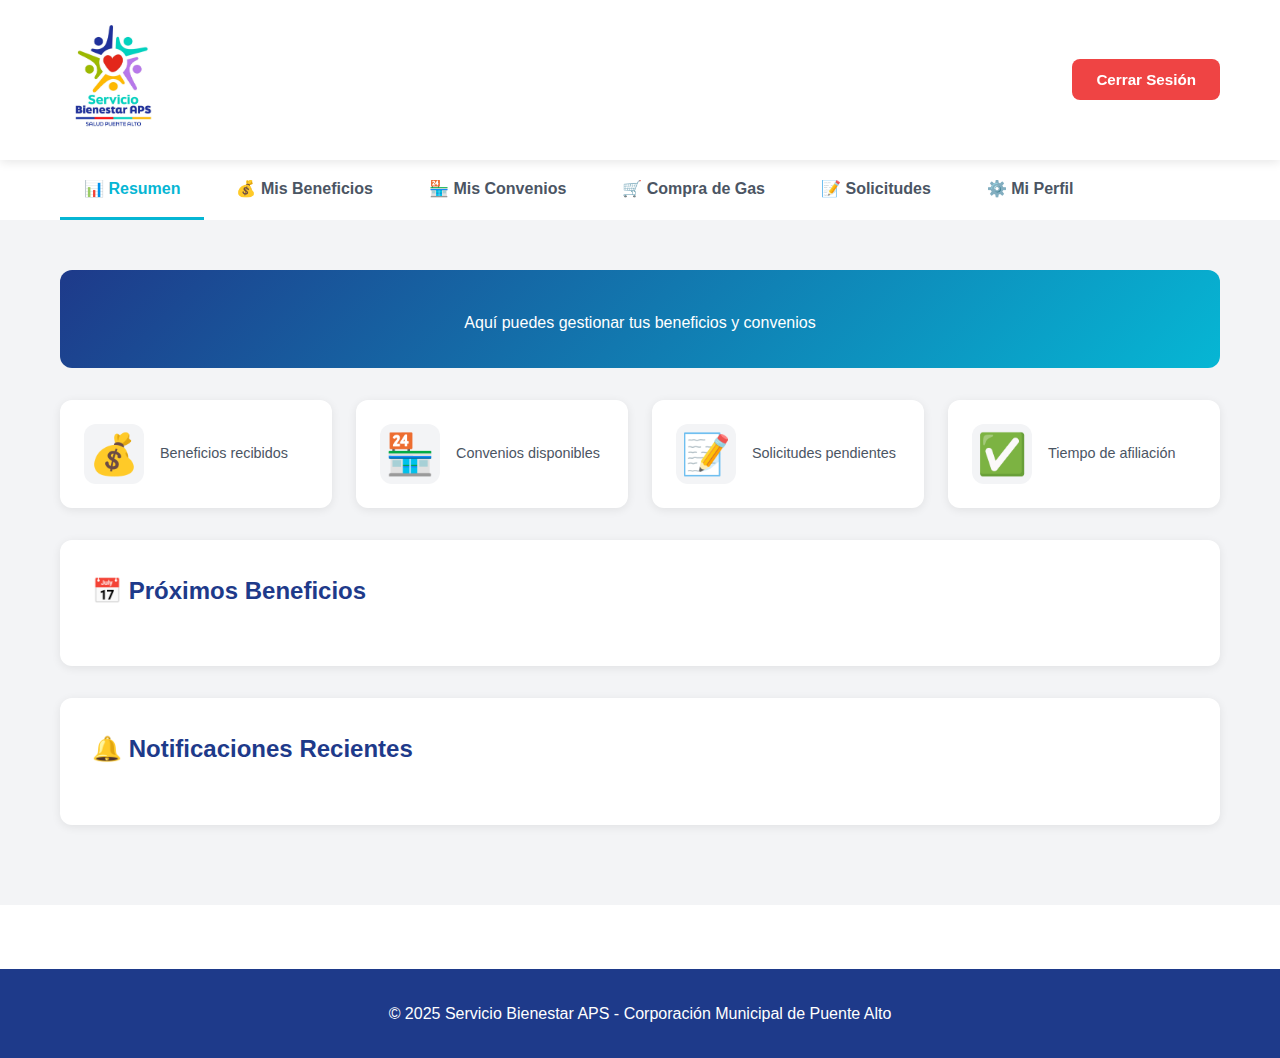
<file: pages/dashboard-afiliado.html>
<!DOCTYPE html>
<html lang="es">
<head>
    <meta charset="UTF-8">
    <meta name="viewport" content="width=device-width, initial-scale=1.0">
    <title>Mi Panel - Bienestar APS</title>
    <link rel="stylesheet" href="../css/styles.css">
</head>
<body>
    <!-- Header con usuario logueado -->
    <header class="header">
        <div class="container">
            <div class="header-content">
                <div class="logo">
                    <a href="../index.html">
                      <img src="../assets/images/logo-bienestar.png" alt="Logo Bienestar APS" style="height:120px; width:auto;">
                    </a>
                </div>
                <nav class="user-nav">
                    <div class="user-info">
                        <span class="user-name" id="usuario-nombre-header"></span>
                        <span class="user-rut" id="usuario-rut-header"></span>
                    </div>
                    <button class="btn btn-logout" onclick="logout()">Cerrar Sesión</button>
                </nav>
            </div>
        </div>
    </header>
    <!-- Navegación Dashboard -->
    <nav class="dashboard-nav">
        <div class="container">
            <ul class="nav-tabs">
                <li class="nav-tab active" data-tab="resumen">📊 Resumen</li>
                <li class="nav-tab" data-tab="beneficios">💰 Mis Beneficios</li>
                <li class="nav-tab" data-tab="convenios">🏪 Mis Convenios</li>
                <li class="nav-tab" data-tab="compras-gas">🛒 Compra de Gas</li>
                <li class="nav-tab" data-tab="solicitudes">📝 Solicitudes</li>
                <li class="nav-tab" data-tab="perfil">⚙️ Mi Perfil</li>
            </ul>
        </div>
    </nav>
    <!-- Contenido del Dashboard -->
    <section class="dashboard-content">
        <div class="container">
            <!-- Tab: Resumen -->
            <div class="tab-content active" id="tab-resumen">
                <div class="welcome-banner">
                    <h1 id="bienvenida-usuario"></h1>
                    <p>Aquí puedes gestionar tus beneficios y convenios</p>
                </div>
                <div class="stats-grid">
                    <div class="stat-card">
                        <div class="stat-icon">💰</div>
                        <div class="stat-info">
                            <h3 id="beneficios-recibidos"></h3>
                            <p>Beneficios recibidos</p>
                        </div>
                    </div>
                    <div class="stat-card">
                        <div class="stat-icon">🏪</div>
                        <div class="stat-info">
                            <h3 id="convenios-disponibles"></h3>
                            <p>Convenios disponibles</p>
                        </div>
                    </div>
                    <div class="stat-card">
                        <div class="stat-icon">📝</div>
                        <div class="stat-info">
                            <h3 id="solicitudes-pendientes"></h3>
                            <p>Solicitudes pendientes</p>
                        </div>
                    </div>
                    <div class="stat-card">
                        <div class="stat-icon">✅</div>
                        <div class="stat-info">
                            <h3 id="tiempo-afiliacion"></h3>
                            <p>Tiempo de afiliación</p>
                        </div>
                    </div>
                </div>
                <!-- Próximos Beneficios -->
                <div class="section-card">
                    <h2>📅 Próximos Beneficios</h2>
                    <div class="timeline" id="proximos-beneficios"></div>
                </div>
                <!-- Notificaciones -->
                <div class="section-card">
                    <h2>🔔 Notificaciones Recientes</h2>
                    <div class="notifications" id="notificaciones-recientes"></div>
                </div>
            </div>
            <!-- Tab: Mis Beneficios -->
            <div class="tab-content" id="tab-beneficios">
                <h2>💰 Beneficios Recibidos</h2>
                <div class="benefits-table">
                    <table>
                        <thead>
                            <tr>
                                <th>Fecha</th>
                                <th>Beneficio</th>
                                <th>Monto</th>
                                <th>Estado</th>
                                <th>Comprobante</th>
                            </tr>
                        </thead>
                        <tbody id="tabla-beneficios">
                        </tbody>
                    </table>
                </div>
                <div class="total-benefits">
                    <h3>Total Beneficios: <span class="highlight" id="total-beneficios"></span></h3>
                </div>
            </div>
            <!-- Tab: Mis Convenios -->
            <div class="tab-content" id="tab-convenios">
                <h2>🏪 Convenios Activos</h2>
                <div class="convenios-favoritos">
                    <h3>⭐ Mis Convenios Favoritos</h3>
                    <div class="convenios-grid-small" id="convenios-favoritos"></div>
                </div>
                <div class="section-card">
                    <button class="btn btn-primary" onclick="location.href='convenios.html'">
                        Ver Todos los Convenios
                    </button>
                </div>
            </div>
            <div class="tab-content" id="tab-compras-gas">
                <h2>🛒 Compra de Vales de Gas</h2>
                <form id="formCompraGas" enctype="multipart/form-data">
                    <div class="form-grid">
                        <div class="form-group">
                            <label for="emailGas">Correo Electrónico</label>
                            <input type="email" id="emailGas" name="emailGas" required>
                        </div>
                        <div class="form-group">
                            <label for="fechaCompraGas">Fecha de compra</label>
                            <input type="text" id="fechaCompraGas" name="fechaCompraGas" readonly>
                        </div>
                        <div class="form-group">
                            <label for="rutGas">Rut</label>
                            <input type="text" id="rutGas" name="rutGas" required>
                        </div>
                        <div class="form-group">
                            <label for="nombreGas">Nombre y Apellido Afiliado</label>
                            <input type="text" id="nombreGas" name="nombreGas" required>
                        </div>
                        <div class="form-group">
                            <label for="telefonoGas">Teléfono</label>
                            <input type="tel" id="telefonoGas" name="telefonoGas" required>
                        </div>
                        <div class="form-group">
                            <label>Compra Lipigas</label>
                            <select id="compraLipigas" name="compraLipigas">
                                <option value="no">No</option>
                                <option value="si">Sí</option>
                            </select>
                        </div>
                        <div id="lipigasOpciones" style="display:none;">
                            <div class="form-group">
                                <label for="tipoLipigas">Tipo de carga Lipigas</label>
                                <select id="tipoLipigas" name="tipoLipigas">
                                    <option value="5">5 kg</option>
                                    <option value="11">11 kg</option>
                                    <option value="15">15 kg</option>
                                    <option value="45">45 kg</option>
                                </select>
                            </div>
                            <div class="form-group">
                                <label for="cantidadLipigas">Cantidad (máx 2/cupon, 4 mensual)</label>
                                <input type="number" id="cantidadLipigas" name="cantidadLipigas" min="0" max="4">
                            </div>
                        </div>
                        <div class="form-group">
                            <label>Compra Abastible</label>
                            <select id="compraAbastible" name="compraAbastible">
                                <option value="no">No</option>
                                <option value="si">Sí</option>
                            </select>
                        </div>
                        <div id="abastibleOpciones" style="display:none;">
                            <div class="form-group">
                                <label for="tipoAbastible">Tipo de carga Abastible</label>
                                <select id="tipoAbastible" name="tipoAbastible">
                                    <option value="5">5 kg</option>
                                    <option value="11">11 kg</option>
                                    <option value="15">15 kg</option>
                                    <option value="45">45 kg</option>
                                </select>
                            </div>
                            <div class="form-group">
                                <label for="cantidadAbastible">Cantidad (máx 2/cupon, 4 mensual)</label>
                                <input type="number" id="cantidadAbastible" name="cantidadAbastible" min="0" max="4">
                            </div>
                            <div class="form-group">
                                <label for="saldoFavor">Saldo a favor (si aplica)</label>
                                <input type="text" id="saldoFavor" name="saldoFavor" placeholder="Fecha y monto">
                            </div>
                        </div>
                        <div class="form-group">
                            <label for="comprobanteGas">Adjuntar comprobante de transferencia</label>
                            <input type="file" id="comprobanteGas" name="comprobanteGas" required>
                            <small>Recuerde que el asunto debe indicar cantidad y carga de gas (5k-11k-15k-45k).</small>
                        </div>
                    </div>
                    <button type="submit" class="btn btn-primary">Enviar Compra</button>
                </form>
            </div>
            <!-- Tab: Solicitudes -->
            <div class="tab-content" id="tab-solicitudes">
                <h2>📝 Mis Solicitudes</h2>
                <div class="actions-bar">
                    <button class="btn btn-primary" onclick="nuevaSolicitud()">
                        ➕ Nueva Solicitud
                    </button>
                </div>
                <div class="solicitudes-list" id="mis-solicitudes"></div>
            </div>
            <!-- Tab: Mi Perfil -->
            <div class="tab-content" id="tab-perfil">
                <h2>⚙️ Mi Perfil</h2>
                <div class="profile-grid">
                    <div class="profile-card">
                        <h3>Información Personal</h3>
                        <form class="profile-form">
                            <div class="form-group">
                                <label>Nombre Completo</label>
                                <input type="text" id="perfil-nombre" readonly>
                            </div>
                            <div class="form-group">
                                <label>RUT</label>
                                <input type="text" id="perfil-rut" readonly>
                            </div>
                            <div class="form-group">
                                <label>Email</label>
                                <input type="email" id="perfil-email">
                            </div>
                            <div class="form-group">
                                <label>Teléfono</label>
                                <input type="tel" id="perfil-telefono">
                            </div>
                            <button type="submit" class="btn btn-primary">Actualizar Información</button>
                        </form>
                    </div>
                    <div class="profile-card">
                        <h3>Cambiar Contraseña</h3>
                        <form class="profile-form">
                            <div class="form-group">
                                <label>Contraseña Actual</label>
                                <input type="password" placeholder="••••••••">
                            </div>
                            <div class="form-group">
                                <label>Nueva Contraseña</label>
                                <input type="password" placeholder="••••••••">
                            </div>
                            <div class="form-group">
                                <label>Confirmar Contraseña</label>
                                <input type="password" placeholder="••••••••">
                            </div>
                            <button type="submit" class="btn btn-primary">Cambiar Contraseña</button>
                        </form>
                    </div>
                    <div class="profile-card">
                        <h3>Información de Cuenta</h3>
                        <div class="info-list">
                            <div class="info-item">
                                <span class="info-label">Fecha de afiliación:</span>
                                <span class="info-value" id="perfil-fecha-afiliacion"></span>
                            </div>
                            <div class="info-item">
                                <span class="info-label">Centro de Salud:</span>
                                <span class="info-value" id="perfil-centro-salud"></span>
                            </div>
                            <div class="info-item">
                                <span class="info-label">Cargas familiares:</span>
                                <span class="info-value" id="perfil-cargas"></span>
                            </div>
                            <div class="info-item">
                                <span class="info-label">Estado:</span>
                                <span class="badge success" id="perfil-estado"></span>
                            </div>
                        </div>
                        <button class="btn btn-secondary">Ver Cargas Familiares</button>
                    </div>
                </div>
            </div>
        </div>
    </section>
    <!-- Footer -->
    <footer class="footer">
        <div class="container">
            <p>&copy; 2025 Servicio Bienestar APS - Corporación Municipal de Puente Alto</p>
        </div>
    </footer>
    <!-- JS Dinámico: todos los datos se llenan desde JS, nada está fijo en el HTML -->
    <script>
    // Aquí debes obtener los datos del usuario desde tu backend/Firebase y llenar los campos
    // Ejemplo de estructura, reemplaza por tu lógica real:
    const usuario = {
        nombre: "",
        genero: "",
        rut: "",
        fechaAfiliacion: "",
        centroSalud: "",
        cargas: "",
        estado: "",
        email: "",
        telefono: "",
        beneficiosRecibidos: "",
        conveniosDisponibles: "",
        solicitudesPendientes: "",
        beneficios: [],
        totalBeneficios: "",
        proximosBeneficios: [],
        notificaciones: [],
        conveniosFavoritos: [],
        solicitudes: []
    };
    function calcularTiempoAfiliacion(fechaAfiliacion) {
        if(!fechaAfiliacion) return "";
        const [dia, mes, año] = fechaAfiliacion.split('/');
        const fechaInicio = new Date(`${año}-${mes}-${dia}`);
        const hoy = new Date();
        const msPorMes = 1000 * 60 * 60 * 24 * 30.44;
        const meses = Math.floor((hoy - fechaInicio) / msPorMes);
        return meses + (meses === 1 ? " mes" : " meses");
    }
    function bienvenida(nombre, genero) {
        if(!nombre) return "";
        const primerNombre = nombre.split(" ")[0];
        if (genero === "F") {
            return `¡Bienvenida, ${primerNombre}!`;
        } else {
            return `¡Bienvenido, ${primerNombre}!`;
        }
    }
    function formateaFecha(fechaStr) {
        if (!fechaStr) return "";
        const meses = ["Enero","Febrero","Marzo","Abril","Mayo","Junio","Julio","Agosto","Septiembre","Octubre","Noviembre","Diciembre"];
        const [año, mes] = fechaStr.split("-");
        return `${meses[parseInt(mes,10)-1]} ${año}`;
    }
    document.addEventListener('DOMContentLoaded', function() {
        // Aquí debes llenar usuario con datos reales
        // Ejemplo de llenado:
        // usuario.nombre = "Camila González";
        // usuario.genero = "F";
        // usuario.rut = "22.222.222-2";
        // usuario.fechaAfiliacion = "14/05/2025";
        // usuario.centroSalud = "CESFAM Karol Wojtyla";
        // usuario.cargas = "3";
        // usuario.estado = "Activo";
        // usuario.email = "camila@salud.cl";
        // usuario.telefono = "+56 9 1234 5678";
        // usuario.beneficiosRecibidos = 135000;
        // usuario.conveniosDisponibles = 12;
        // usuario.solicitudesPendientes = 2;
        // usuario.beneficios = [...];
        // usuario.totalBeneficios = 175000;
        // usuario.proximosBeneficios = [...];
        // usuario.notificaciones = [...];
        // usuario.conveniosFavoritos = [...];
        // usuario.solicitudes = [...];

        document.getElementById('usuario-nombre-header').textContent = usuario.nombre ? `👤 ${usuario.nombre}` : "";
        document.getElementById('usuario-rut-header').textContent = usuario.rut ? `RUT: ${usuario.rut}` : "";

        document.getElementById('bienvenida-usuario').textContent = bienvenida(usuario.nombre, usuario.genero);

        document.getElementById('beneficios-recibidos').textContent = usuario.beneficiosRecibidos ? `$${usuario.beneficiosRecibidos.toLocaleString("es-CL")}` : "";
        document.getElementById('convenios-disponibles').textContent = usuario.conveniosDisponibles || "";
        document.getElementById('solicitudes-pendientes').textContent = usuario.solicitudesPendientes || "";
        document.getElementById('tiempo-afiliacion').textContent = calcularTiempoAfiliacion(usuario.fechaAfiliacion);

        // Próximos beneficios
        const listaBeneficios = (usuario.proximosBeneficios || [])
            .filter(b => new Date(b.fecha) > new Date())
            .map(b => `<div class="timeline-item">
                <div class="timeline-date">${formateaFecha(b.fecha)}</div>
                <div class="timeline-content">
                    <h4>${b.nombre}</h4>
                    <p>$${b.monto ? b.monto.toLocaleString("es-CL") : ""} - Se depositará en tu cuenta bancaria</p>
                </div>
            </div>`).join('');
        document.getElementById('proximos-beneficios').innerHTML = listaBeneficios;

        // Notificaciones
        const notifLista = (usuario.notificaciones || []).map(n =>
            `<div class="notification ${n.nueva ? "new" : ""}">
                ${n.nueva ? '<span class="notification-badge">Nuevo</span>' : ""}
                <p><strong>${n.titulo || ""}</strong> ${n.mensaje || ""}</p>
                <span class="notification-date">${n.fecha || ""}</span>
            </div>`
        ).join('');
        document.getElementById('notificaciones-recientes').innerHTML = notifLista;

        // Beneficios recibidos (tabla)
        const tablaBeneficios = (usuario.beneficios || []).map(b =>
            `<tr>
                <td>${b.fecha || ""}</td>
                <td>${b.nombre || ""}</td>
                <td>$${b.monto ? b.monto.toLocaleString("es-CL") : ""}</td>
                <td><span class="badge ${b.estadoClass || ""}">${b.estado || ""}</span></td>
                <td><button class="btn-small">${b.comprobanteIcon || ""} Ver</button></td>
            </tr>`
        ).join('');
        document.getElementById('tabla-beneficios').innerHTML = tablaBeneficios;
        document.getElementById('total-beneficios').textContent = usuario.totalBeneficios ? `$${usuario.totalBeneficios.toLocaleString("es-CL")}` : "";

        // Convenios favoritos
        document.getElementById('convenios-favoritos').innerHTML = (usuario.conveniosFavoritos || []).map(c =>
            `<div class="convenio-card-small">
                <div class="convenio-icon">${c.icono || ""}</div>
                <h4>${c.nombre || ""}</h4>
                <p>${c.descripcion || ""}</p>
                <button class="btn-small btn-primary">Ver Detalles</button>
            </div>`
        ).join('');

        // Solicitudes
        document.getElementById('mis-solicitudes').innerHTML = (usuario.solicitudes || []).map(s =>
            `<div class="solicitud-item">
                <div class="solicitud-header">
                    <h3>${s.titulo || ""}</h3>
                    <span class="badge ${s.estadoClass || ""}">${s.estado || ""}</span>
                </div>
                <div class="solicitud-body">
                    <p><strong>Fecha de solicitud:</strong> ${s.fecha || ""}</p>
                    <p><strong>Monto:</strong> $${s.monto ? s.monto.toLocaleString("es-CL") : ""}</p>
                    <p><strong>Estado:</strong> ${s.detalleEstado || ""}</p>
                </div>
                <div class="solicitud-footer">
                    <button class="btn-small">Ver Detalles</button>
                    ${s.permiteAdjuntar ? '<button class="btn-small btn-secondary">Adjuntar Documentos</button>' : ''}
                </div>
            </div>`
        ).join('');

        // Perfil
        document.getElementById('perfil-nombre').value = usuario.nombre || "";
        document.getElementById('perfil-rut').value = usuario.rut || "";
        document.getElementById('perfil-email').value = usuario.email || "";
        document.getElementById('perfil-telefono').value = usuario.telefono || "";
        document.getElementById('perfil-fecha-afiliacion').textContent = usuario.fechaAfiliacion || "";
        document.getElementById('perfil-centro-salud').textContent = usuario.centroSalud || "";
        document.getElementById('perfil-cargas').textContent = usuario.cargas || "";
        document.getElementById('perfil-estado').textContent = usuario.estado || "";
    });
    function logout() {
        alert("Sesión cerrada");
        location.href = "../index.html";
    }
    </script>
</body>
</html>
</file>
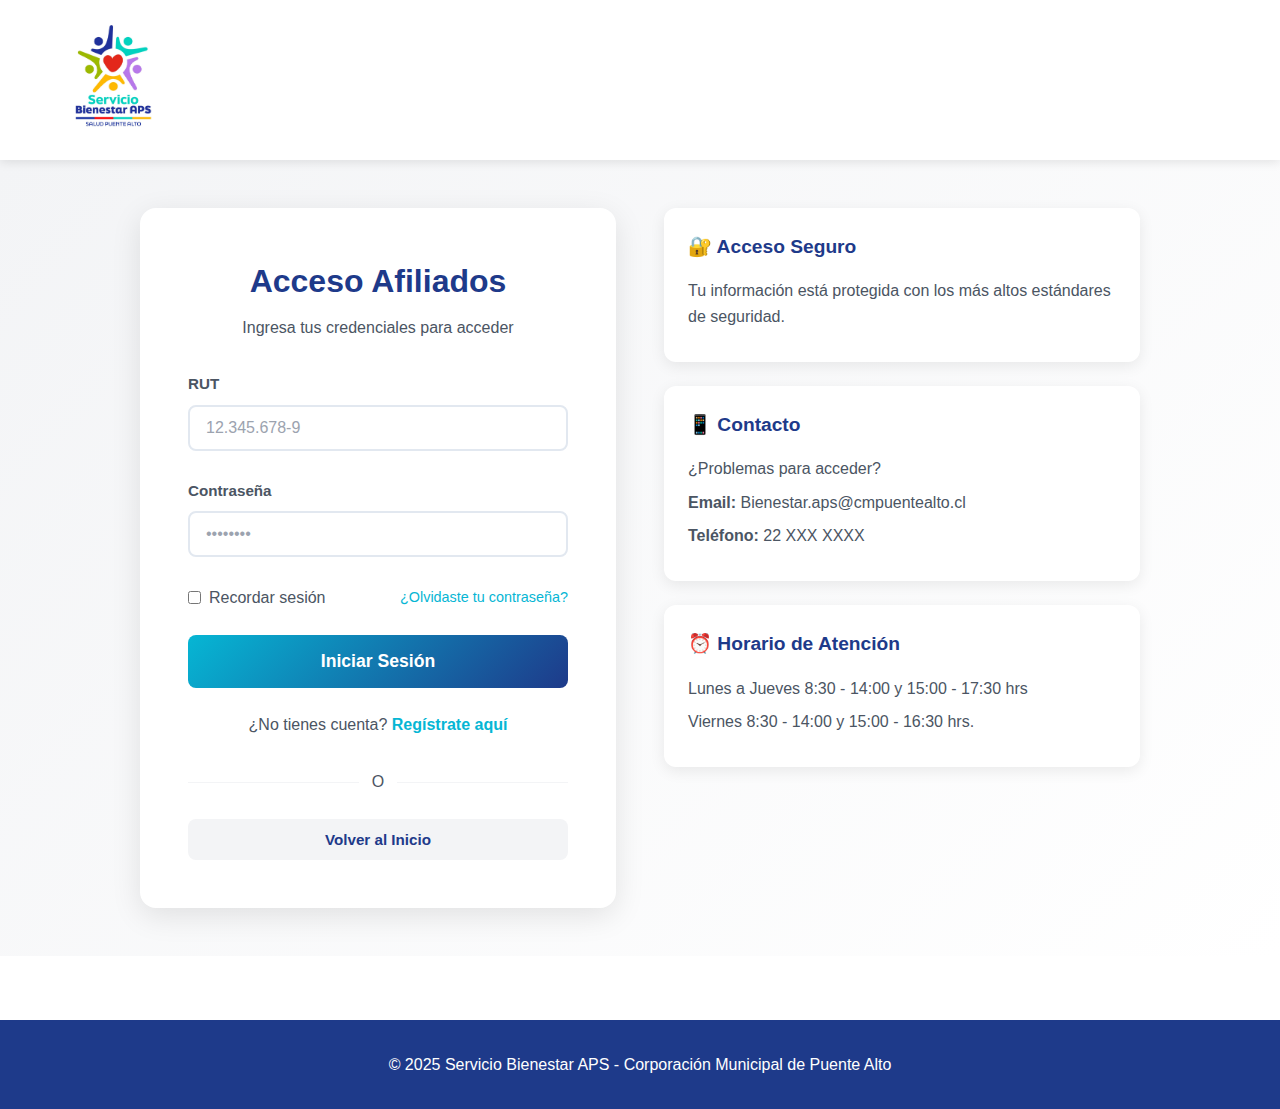
<file: pages/login.html>
<!DOCTYPE html>
<html lang="es">
<head>
    <meta charset="UTF-8">
    <meta name="viewport" content="width=device-width, initial-scale=1.0">
    <title>Acceso - Bienestar APS</title>
    <link rel="stylesheet" href="../css/styles.css">
</head>
<body>
    <!-- Header Simple -->
    <header class="header">
        <div class="container">
            <div class="header-content">
                <div class="logo">
                    <a href="../index.html">
                        <img src="../assets/images/logo-bienestar.png" alt="Logo Bienestar APS" style="height:120px; width:auto;">
                    </a>
                </div>
            </div>
        </div>
    </header>

    <!-- Login Section -->
    <section class="login-section">
        <div class="container">
            <div class="login-container">
                <div class="login-box">
                    <div class="login-header">
                        <h2 id="login-title">Acceso Afiliados</h2>
                        <p id="login-subtitle">Ingresa tus credenciales para acceder</p>
                    </div>

                    <form id="loginForm" class="login-form">
                        <div class="form-group">
                            <label for="rut">RUT</label>
                            <input 
                                type="text" 
                                id="rut" 
                                name="rut" 
                                placeholder="12.345.678-9"
                                required
                                maxlength="12"
                            >
                            <span class="error-message" id="rut-error"></span>
                        </div>

                        <div class="form-group">
                            <label for="password">Contraseña</label>
                            <input 
                                type="password" 
                                id="password" 
                                name="password" 
                                placeholder="••••••••"
                                required
                            >
                            <span class="error-message" id="password-error"></span>
                        </div>

                        <div class="form-options">
                            <label class="checkbox-container">
                                <input type="checkbox" id="remember">
                                <span>Recordar sesión</span>
                            </label>
                            <!-- Solo mostrar "Olvidaste contraseña" para afiliados -->
                            <a href="#" class="forgot-password" id="forgot-link">¿Olvidaste tu contraseña?</a>
                        </div>

                        <button type="submit" class="btn btn-login" id="btn-submit">
                            Iniciar Sesión
                        </button>

                        <!-- Solo mostrar link de registro para afiliados -->
                        <div class="login-footer" id="register-section">
                            <p>¿No tienes cuenta? <a href="#" id="register-link">Regístrate aquí</a></p>
                        </div>
                    </form>

                    <div class="login-divider">
                        <span>O</span>
                    </div>

                    <button class="btn btn-secondary btn-back" onclick="location.href='../index.html'">
                        Volver al Inicio
                    </button>
                </div>

                <!-- Información adicional - Solo para afiliados -->
                <div class="login-info" id="info-section">
                    <div class="info-card">
                        <h3>🔐 Acceso Seguro</h3>
                        <p>Tu información está protegida con los más altos estándares de seguridad.</p>
                    </div>
                    <div class="info-card">
                        <h3>📱 Contacto</h3>
                        <p>¿Problemas para acceder?</p>
                        <p><strong>Email:</strong> Bienestar.aps@cmpuentealto.cl</p>
                        <p><strong>Teléfono:</strong> 22 XXX XXXX</p>
                    </div>
                    <div class="info-card">
                        <h3>⏰ Horario de Atención</h3>
                        <p>Lunes a Jueves 8:30 - 14:00 y 15:00 - 17:30 hrs</p>
                        <p>Viernes 8:30 - 14:00 y 15:00 - 16:30 hrs.</p>
                    </div>
                </div>
            </div>
        </div>
    </section>

    <!-- Footer -->
    <footer class="footer">
        <div class="container">
            <p>&copy; 2025 Servicio Bienestar APS - Corporación Municipal de Puente Alto</p>
        </div>
    </footer>

    <script type="module" src="../js/auth.js"></script>
    
    <script>
        // Script para manejar la interfaz según el tipo de acceso
        document.addEventListener('DOMContentLoaded', function() {
            const urlParams = new URLSearchParams(window.location.search);
            const tipo = urlParams.get('tipo');
            
            const loginTitle = document.getElementById('login-title');
            const loginSubtitle = document.getElementById('login-subtitle');
            const btnSubmit = document.getElementById('btn-submit');
            const registerSection = document.getElementById('register-section');
            const infoSection = document.getElementById('info-section');
            const forgotLink = document.getElementById('forgot-link');
            
            if (tipo === 'admin') {
                // Configuración para administradores
                if (loginTitle) loginTitle.textContent = 'Acceso Administrativo';
                if (loginSubtitle) loginSubtitle.textContent = 'Panel de administración del sistema';
                
                if (btnSubmit) {
                    btnSubmit.style.background = 'linear-gradient(135deg, var(--azul-principal) 0%, var(--morado) 100%)';
                }
                
                // Ocultar elementos que no queremos en admin
                if (registerSection) registerSection.style.display = 'none';
                if (infoSection) infoSection.style.display = 'none';
                if (forgotLink) forgotLink.style.display = 'none';
                
            } else {
                // Configuración para afiliados (por defecto)
                if (loginTitle) loginTitle.textContent = 'Acceso Afiliados';
                if (loginSubtitle) loginSubtitle.textContent = 'Ingresa tus credenciales para acceder';
                
                // Mostrar todos los elementos para afiliados
                if (registerSection) registerSection.style.display = 'block';
                if (infoSection) infoSection.style.display = 'flex';
                if (forgotLink) forgotLink.style.display = 'inline';
            }
        });
    </script>
</body>
</html>
</file>
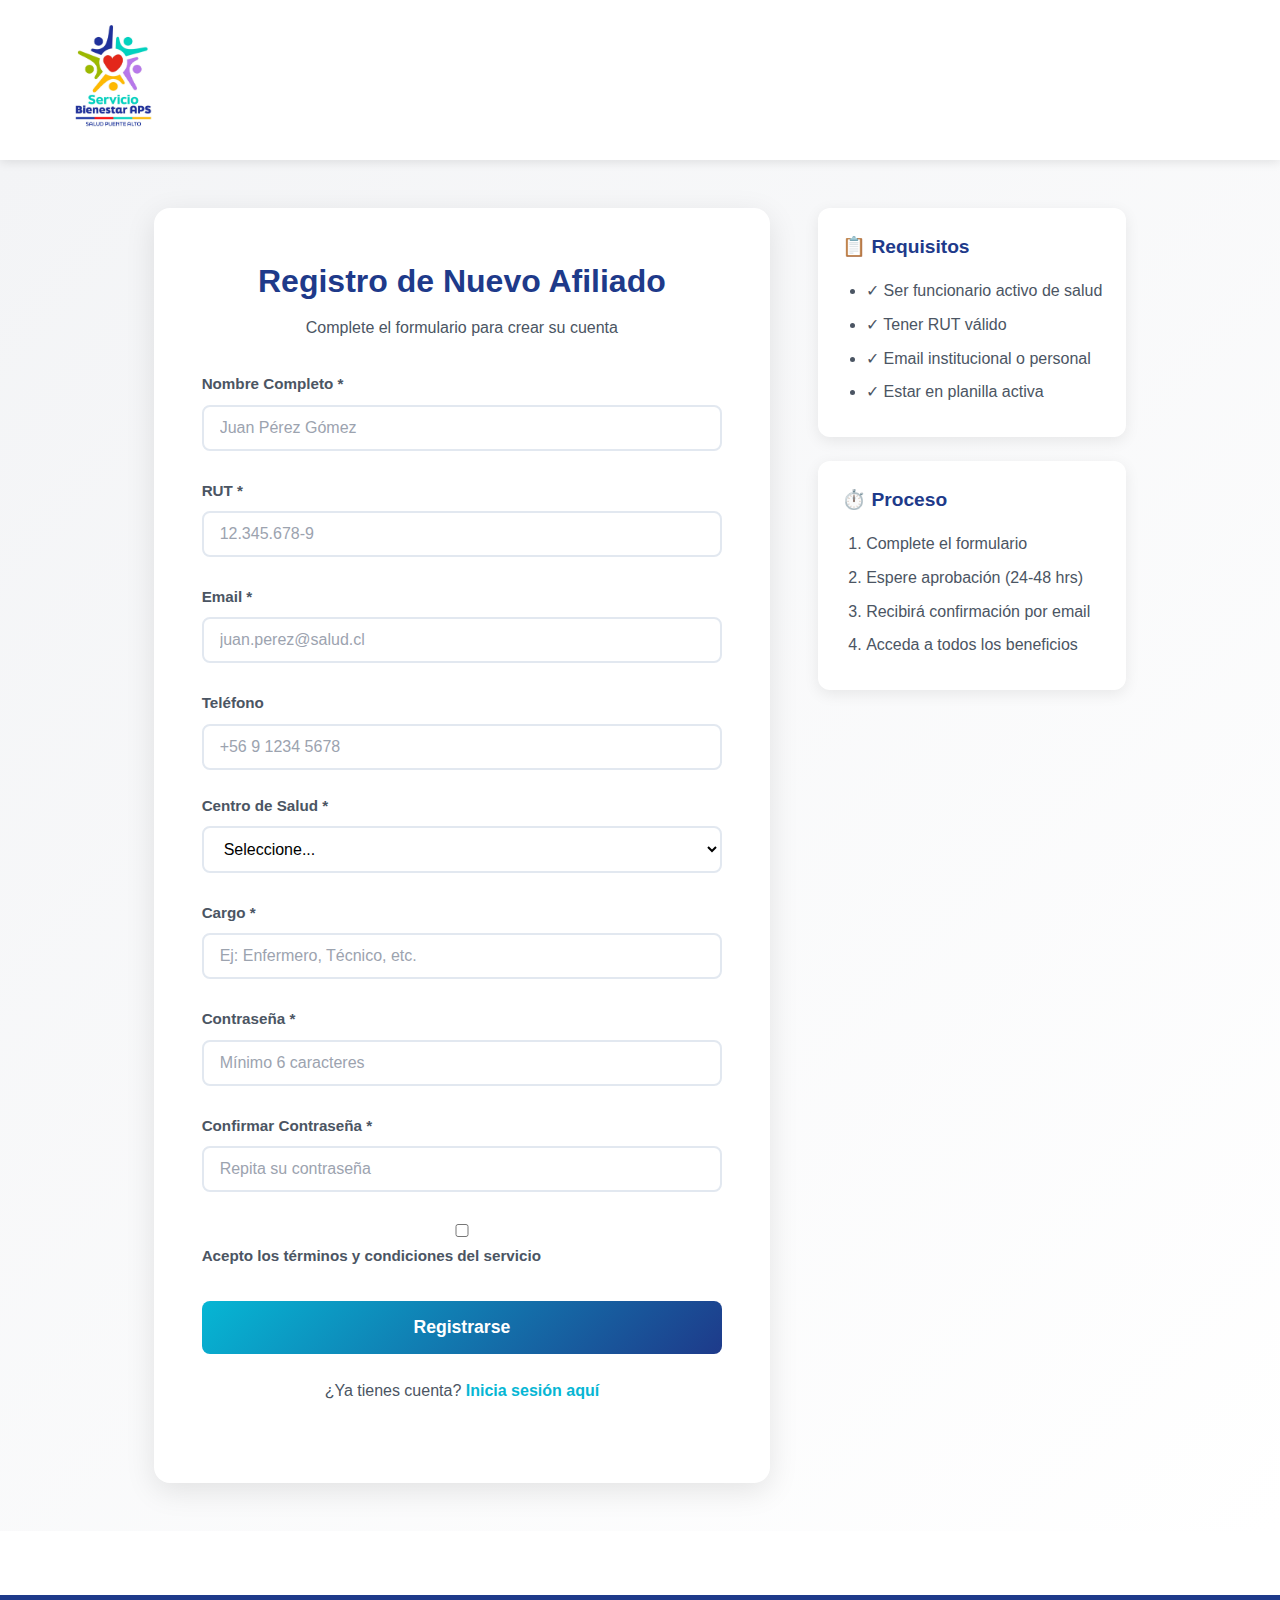
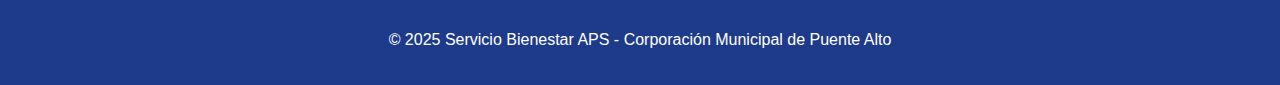
<file: pages/registro-administrativo.html>
<!DOCTYPE html>
<html lang="es">
<head>
    <meta charset="UTF-8">
    <meta name="viewport" content="width=device-width, initial-scale=1.0">
    <title>Registro - Bienestar APS</title>
    <link rel="stylesheet" href="../css/styles.css">
</head>
<body>
    <header class="header">
        <div class="container">
            <div class="header-content">
                <div class="logo">
                    <a href="../index.html">
                        <img src="../assets/images/logo-bienestar.png" alt="Logo Bienestar APS" style="height:120px; width:auto;">
                    </a>
                </div>
            </div>
        </div>
    </header>

    <section class="login-section">
        <div class="container">
            <div class="registro-container">
                <div class="registro-box">
                    <div class="login-header">
                        <h2>Registro de Nuevo Afiliado</h2>
                        <p>Complete el formulario para crear su cuenta</p>
                    </div>

                    <form id="registroForm" class="login-form">
                        <div class="form-row">
                            <div class="form-group">
                                <label for="nombre">Nombre Completo *</label>
                                <input 
                                    type="text" 
                                    id="nombre" 
                                    name="nombre" 
                                    placeholder="Juan Pérez Gómez"
                                    required
                                >
                                <span class="error-message" id="nombre-error"></span>
                            </div>
                        </div>

                        <div class="form-row">
                            <div class="form-group">
                                <label for="rut-registro">RUT *</label>
                                <input 
                                    type="text" 
                                    id="rut-registro" 
                                    name="rut" 
                                    placeholder="12.345.678-9"
                                    required
                                    maxlength="12"
                                >
                                <span class="error-message" id="rut-registro-error"></span>
                            </div>
                        </div>

                        <div class="form-row">
                            <div class="form-group">
                                <label for="email">Email *</label>
                                <input 
                                    type="email" 
                                    id="email" 
                                    name="email" 
                                    placeholder="juan.perez@salud.cl"
                                    required
                                >
                                <span class="error-message" id="email-error"></span>
                            </div>
                        </div>

                        <div class="form-row">
                            <div class="form-group">
                                <label for="telefono">Teléfono</label>
                                <input 
                                    type="tel" 
                                    id="telefono" 
                                    name="telefono" 
                                    placeholder="+56 9 1234 5678"
                                >
                            </div>
                        </div>

                       <div class="form-row">
    <div class="form-group">
        <label for="centroSalud">Centro de Salud *</label>
        <select id="centroSalud" name="centroSalud" required>
            <option value="">Seleccione...</option>
            
            <!-- CESFAM -->
            <optgroup label="CESFAM">
                <option value="CESFAM Karol Wojtyla">CESFAM Karol Wojtyla</option>
                <option value="CESFAM Padre Manuel Villaseca">CESFAM Padre Manuel Villaseca</option>
                <option value="CESFAM Alejandro del Rio">CESFAM Alejandro del Rio</option>
                <option value="CESFAM Bernardo Leighton">CESFAM Bernardo Leighton</option>
                <option value="CESFAM Cardenal Raúl Silva Henríquez">CESFAM Cardenal Raúl Silva Henríquez</option>
                <option value="CESFAM Vista Hermosa">CESFAM Vista Hermosa</option>
                <option value="CESFAM Laurita Vicuña">CESFAM Laurita Vicuña</option>
            </optgroup>
            
            <!-- Servicios Administrativos -->
            <optgroup label="Servicios Administrativos">
                <option value="Administración Salud">Administración Salud</option>
            </optgroup>
            
            <!-- Servicios Especializados -->
            <optgroup label="Servicios Especializados">
                <option value="Centro de Imágenes">Centro de Imágenes</option>
                <option value="Central de Ambulancia">Central de Ambulancia</option>
                <option value="Laboratorio Salud">Laboratorio Salud</option>
                <option value="San Lázaro">San Lázaro</option>
                <option value="CEIF">CEIF (Centro de Especialidades Integral Familiar)</option>
            </optgroup>
        </select>
        <span class="error-message" id="centro-error"></span>
    </div>
</div>

                        <div class="form-row">
                            <div class="form-group">
                                <label for="cargo">Cargo *</label>
                                <input 
                                    type="text" 
                                    id="cargo" 
                                    name="cargo" 
                                    placeholder="Ej: Enfermero, Técnico, etc."
                                    required
                                >
                                <span class="error-message" id="cargo-error"></span>
                            </div>
                        </div>

                        <div class="form-row">
                            <div class="form-group">
                                <label for="password-registro">Contraseña *</label>
                                <input 
                                    type="password" 
                                    id="password-registro" 
                                    name="password" 
                                    placeholder="Mínimo 6 caracteres"
                                    required
                                    minlength="6"
                                >
                                <span class="error-message" id="password-registro-error"></span>
                            </div>
                        </div>

                        <div class="form-row">
                            <div class="form-group">
                                <label for="password-confirm">Confirmar Contraseña *</label>
                                <input 
                                    type="password" 
                                    id="password-confirm" 
                                    name="passwordConfirm" 
                                    placeholder="Repita su contraseña"
                                    required
                                >
                                <span class="error-message" id="password-confirm-error"></span>
                            </div>
                        </div>

                        <div class="form-group">
                            <label class="checkbox-container">
                                <input type="checkbox" id="terminos" required>
                                <span>Acepto los términos y condiciones del servicio</span>
                            </label>
                        </div>

                        <button type="submit" class="btn btn-login" id="btn-registro">
                            Registrarse
                        </button>

                        <div class="login-footer">
                            <p>¿Ya tienes cuenta? <a href="login.html">Inicia sesión aquí</a></p>
                        </div>
                    </form>
                </div>

                <div class="registro-info">
                    <div class="info-card">
                        <h3>📋 Requisitos</h3>
                        <ul>
                            <li>✓ Ser funcionario activo de salud</li>
                            <li>✓ Tener RUT válido</li>
                            <li>✓ Email institucional o personal</li>
                            <li>✓ Estar en planilla activa</li>
                        </ul>
                    </div>
                    <div class="info-card">
                        <h3>⏱️ Proceso</h3>
                        <ol>
                            <li>Complete el formulario</li>
                            <li>Espere aprobación (24-48 hrs)</li>
                            <li>Recibirá confirmación por email</li>
                            <li>Acceda a todos los beneficios</li>
                        </ol>
                    </div>
                </div>
            </div>
        </div>
    </section>

    <footer class="footer">
        <div class="container">
            <p>&copy; 2025 Servicio Bienestar APS - Corporación Municipal de Puente Alto</p>
        </div>
    </footer>

    <script type="module" src="../js/registro.js"></script>
</body>
</html>
</file>
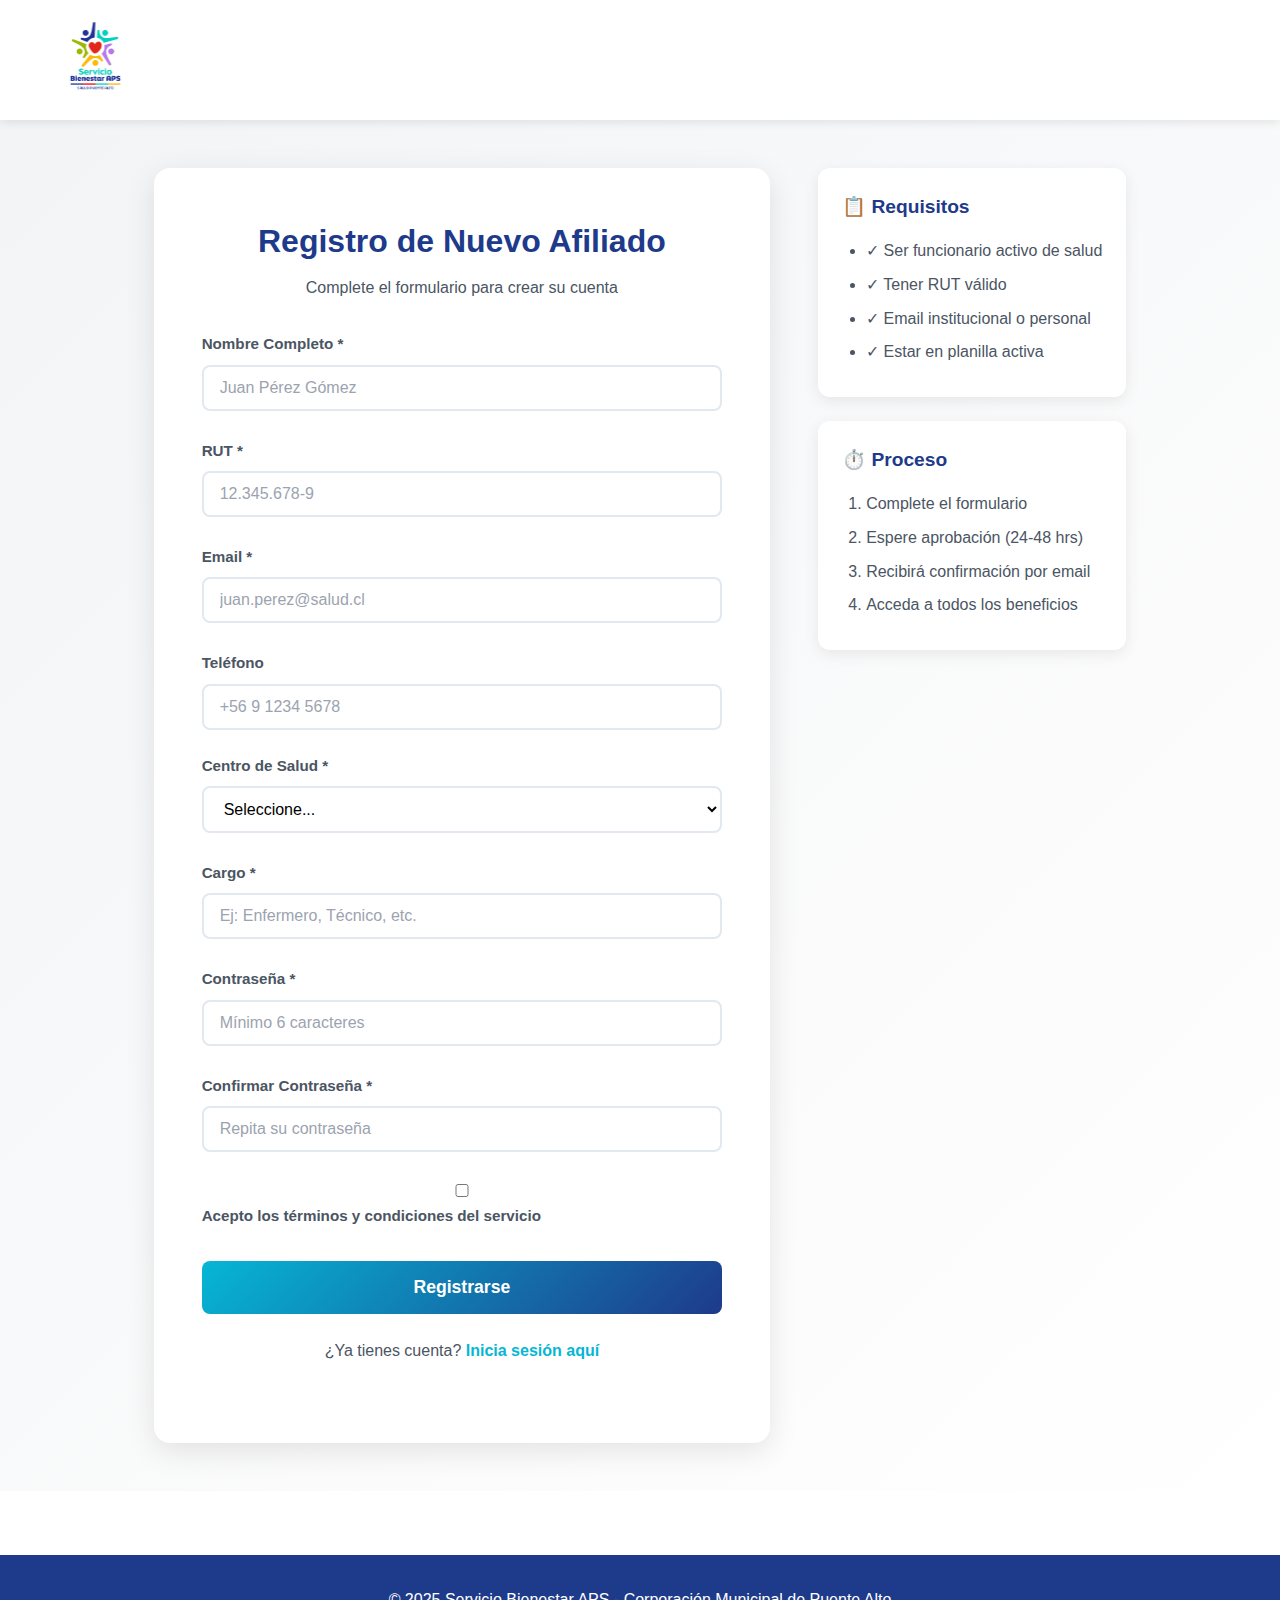
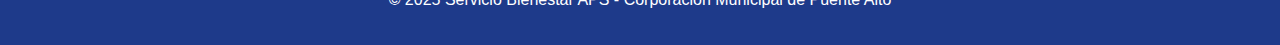
<file: pages/registro.html>
<!DOCTYPE html>
<html lang="es">
<head>
    <meta charset="UTF-8">
    <meta name="viewport" content="width=device-width, initial-scale=1.0">
    <title>Registro - Bienestar APS</title>
    <link rel="stylesheet" href="../css/styles.css">
</head>
<body>
    <header class="header">
        <div class="container">
            <div class="header-content">
                <div class="logo">
                    <a href="../index.html">
                        <img src="../assets/images/logo-bienestar.png" alt="Logo Bienestar APS">
                    </a>
                </div>
            </div>
        </div>
    </header>

    <section class="login-section">
        <div class="container">
            <div class="registro-container">
                <div class="registro-box">
                    <div class="login-header">
                        <h2>Registro de Nuevo Afiliado</h2>
                        <p>Complete el formulario para crear su cuenta</p>
                    </div>

                    <form id="registroForm" class="login-form">
                        <div class="form-row">
                            <div class="form-group">
                                <label for="nombre">Nombre Completo *</label>
                                <input 
                                    type="text" 
                                    id="nombre" 
                                    name="nombre" 
                                    placeholder="Juan Pérez Gómez"
                                    required
                                >
                                <span class="error-message" id="nombre-error"></span>
                            </div>
                        </div>

                        <div class="form-row">
                            <div class="form-group">
                                <label for="rut-registro">RUT *</label>
                                <input 
                                    type="text" 
                                    id="rut-registro" 
                                    name="rut" 
                                    placeholder="12.345.678-9"
                                    required
                                    maxlength="12"
                                >
                                <span class="error-message" id="rut-registro-error"></span>
                            </div>
                        </div>

                        <div class="form-row">
                            <div class="form-group">
                                <label for="email">Email *</label>
                                <input 
                                    type="email" 
                                    id="email" 
                                    name="email" 
                                    placeholder="juan.perez@salud.cl"
                                    required
                                >
                                <span class="error-message" id="email-error"></span>
                            </div>
                        </div>

                        <div class="form-row">
                            <div class="form-group">
                                <label for="telefono">Teléfono</label>
                                <input 
                                    type="tel" 
                                    id="telefono" 
                                    name="telefono" 
                                    placeholder="+56 9 1234 5678"
                                >
                            </div>
                        </div>

                       <div class="form-row">
    <div class="form-group">
        <label for="centroSalud">Centro de Salud *</label>
        <select id="centroSalud" name="centroSalud" required>
            <option value="">Seleccione...</option>
            
            <!-- CESFAM -->
            <optgroup label="CESFAM">
                <option value="CESFAM Karol Wojtyla">CESFAM Karol Wojtyla</option>
                <option value="CESFAM Padre Manuel Villaseca">CESFAM Padre Manuel Villaseca</option>
                <option value="CESFAM Alejandro del Rio">CESFAM Alejandro del Rio</option>
                <option value="CESFAM Bernardo Leighton">CESFAM Bernardo Leighton</option>
                <option value="CESFAM Cardenal Raúl Silva Henríquez">CESFAM Cardenal Raúl Silva Henríquez</option>
                <option value="CESFAM Vista Hermosa">CESFAM Vista Hermosa</option>
                <option value="CESFAM Laurita Vicuña">CESFAM Laurita Vicuña</option>
            </optgroup>
            
            <!-- Servicios Administrativos -->
            <optgroup label="Servicios Administrativos">
                <option value="Administración Salud">Administración Salud</option>
            </optgroup>
            
            <!-- Servicios Especializados -->
            <optgroup label="Servicios Especializados">
                <option value="Centro de Imágenes">Centro de Imágenes</option>
                <option value="Central de Ambulancia">Central de Ambulancia</option>
                <option value="Laboratorio Salud">Laboratorio Salud</option>
                <option value="San Lázaro">San Lázaro</option>
                <option value="CEIF">CEIF (Centro de Especialidades Integral Familiar)</option>
            </optgroup>
        </select>
        <span class="error-message" id="centro-error"></span>
    </div>
</div>

                        <div class="form-row">
                            <div class="form-group">
                                <label for="cargo">Cargo *</label>
                                <input 
                                    type="text" 
                                    id="cargo" 
                                    name="cargo" 
                                    placeholder="Ej: Enfermero, Técnico, etc."
                                    required
                                >
                                <span class="error-message" id="cargo-error"></span>
                            </div>
                        </div>

                        <div class="form-row">
                            <div class="form-group">
                                <label for="password-registro">Contraseña *</label>
                                <input 
                                    type="password" 
                                    id="password-registro" 
                                    name="password" 
                                    placeholder="Mínimo 6 caracteres"
                                    required
                                    minlength="6"
                                >
                                <span class="error-message" id="password-registro-error"></span>
                            </div>
                        </div>

                        <div class="form-row">
                            <div class="form-group">
                                <label for="password-confirm">Confirmar Contraseña *</label>
                                <input 
                                    type="password" 
                                    id="password-confirm" 
                                    name="passwordConfirm" 
                                    placeholder="Repita su contraseña"
                                    required
                                >
                                <span class="error-message" id="password-confirm-error"></span>
                            </div>
                        </div>

                        <div class="form-group">
                            <label class="checkbox-container">
                                <input type="checkbox" id="terminos" required>
                                <span>Acepto los términos y condiciones del servicio</span>
                            </label>
                        </div>

                        <button type="submit" class="btn btn-login" id="btn-registro">
                            Registrarse
                        </button>

                        <div class="login-footer">
                            <p>¿Ya tienes cuenta? <a href="login.html">Inicia sesión aquí</a></p>
                        </div>
                    </form>
                </div>

                <div class="registro-info">
                    <div class="info-card">
                        <h3>📋 Requisitos</h3>
                        <ul>
                            <li>✓ Ser funcionario activo de salud</li>
                            <li>✓ Tener RUT válido</li>
                            <li>✓ Email institucional o personal</li>
                            <li>✓ Estar en planilla activa</li>
                        </ul>
                    </div>
                    <div class="info-card">
                        <h3>⏱️ Proceso</h3>
                        <ol>
                            <li>Complete el formulario</li>
                            <li>Espere aprobación (24-48 hrs)</li>
                            <li>Recibirá confirmación por email</li>
                            <li>Acceda a todos los beneficios</li>
                        </ol>
                    </div>
                </div>
            </div>
        </div>
    </section>

    <footer class="footer">
        <div class="container">
            <p>&copy; 2025 Servicio Bienestar APS - Corporación Municipal de Puente Alto</p>
        </div>
    </footer>

    <script type="module" src="../js/registro.js"></script>
</body>
</html>
</file>
<file: css/styles.css>
/* Variables de color basadas en el logo */
:root {
    --azul-principal: #1e3a8a;
    --turquesa: #06b6d4;
    --rojo: #ef4444;
    --verde: #84cc16;
    --morado: #a855f7;
    --amarillo: #fbbf24;
    --blanco: #ffffff;
    --gris-claro: #f3f4f6;
    --gris-texto: #4b5563;
}

* {
    margin: 0;
    padding: 0;
    box-sizing: border-box;
}

body {
    font-family: 'Segoe UI', Tahoma, Geneva, Verdana, sans-serif;
    line-height: 1.6;
    color: var(--gris-texto);
}

.container {
    max-width: 1200px;
    margin: 0 auto;
    padding: 0 20px;
}

/* Header */
.header {
    background-color: var(--blanco);
    box-shadow: 0 2px 10px rgba(0, 0, 0, 0.1);
    padding: 1rem 0;
    position: sticky;
    top: 0;
    z-index: 100;
}

.header-content {
    display: flex;
    justify-content: space-between;
    align-items: center;
}

.logo img {
    height: 80px;
    width: auto;
}

.nav-buttons {
    display: flex;
    gap: 1rem;
}

/* Botones */
.btn {
    padding: 0.75rem 1.5rem;
    border: none;
    border-radius: 8px;
    font-weight: 600;
    cursor: pointer;
    transition: all 0.3s ease;
    font-size: 0.95rem;
}

.btn-afiliado {
    background-color: var(--turquesa);
    color: var(--blanco);
}

.btn-afiliado:hover {
    background-color: #0891b2;
    transform: translateY(-2px);
    box-shadow: 0 4px 12px rgba(6, 182, 212, 0.3);
}

.btn-admin {
    background-color: var(--azul-principal);
    color: var(--blanco);
}

.btn-admin:hover {
    background-color: #1e40af;
    transform: translateY(-2px);
    box-shadow: 0 4px 12px rgba(30, 58, 138, 0.3);
}

/* Hero Section */
.hero {
    background: linear-gradient(135deg, var(--azul-principal) 0%, var(--turquesa) 100%);
    color: var(--blanco);
    padding: 4rem 0;
    text-align: center;
}

.hero-title {
    font-size: 3.5rem;
    font-weight: 800;
    margin-bottom: 1rem;
    text-shadow: 2px 2px 4px rgba(0, 0, 0, 0.2);
}

.hero-subtitle {
    font-size: 1.5rem;
    margin-bottom: 1rem;
    font-weight: 300;
}

.hero-description {
    max-width: 700px;
    margin: 0 auto;
    font-size: 1.1rem;
    line-height: 1.8;
    opacity: 0.95;
}

/* Cards Section */
.main-cards {
    padding: 4rem 0;
    background-color: var(--gris-claro);
}

.cards-grid {
    display: grid;
    grid-template-columns: repeat(auto-fit, minmax(400px, 1fr));
    gap: 2rem;
}

.card {
    background-color: var(--blanco);
    border-radius: 16px;
    padding: 2.5rem;
    box-shadow: 0 4px 20px rgba(0, 0, 0, 0.08);
    transition: transform 0.3s ease, box-shadow 0.3s ease;
}

.card:hover {
    transform: translateY(-8px);
    box-shadow: 0 12px 30px rgba(0, 0, 0, 0.15);
}

.card-icon {
    width: 80px;
    height: 80px;
    margin: 0 auto 1.5rem;
    padding: 1rem;
    border-radius: 50%;
    display: flex;
    align-items: center;
    justify-content: center;
}

.card-beneficios .card-icon {
    background-color: rgba(6, 182, 212, 0.1);
    color: var(--turquesa);
}

.card-convenios .card-icon {
    background-color: rgba(239, 68, 68, 0.1);
    color: var(--rojo);
}

.card-icon svg {
    width: 100%;
    height: 100%;
}

.card-title {
    font-size: 2rem;
    color: var(--azul-principal);
    margin-bottom: 1rem;
    text-align: center;
}

.card-description {
    text-align: center;
    margin-bottom: 1.5rem;
    color: var(--gris-texto);
}

.card-list {
    list-style: none;
    margin-bottom: 2rem;
}

.card-list li {
    padding: 0.5rem 0;
    color: var(--gris-texto);
}

.btn-primary {
    width: 100%;
    background: linear-gradient(135deg, var(--turquesa) 0%, var(--azul-principal) 100%);
    color: var(--blanco);
    padding: 1rem;
    font-size: 1.1rem;
}

.btn-primary:hover {
    transform: translateY(-2px);
    box-shadow: 0 6px 20px rgba(6, 182, 212, 0.4);
}

/* Footer */
.footer {
    background-color: var(--azul-principal);
    color: var(--blanco);
    text-align: center;
    padding: 2rem 0;
    margin-top: 4rem;
}

/* Responsive */
@media (max-width: 768px) {
    .header-content {
        flex-direction: column;
        gap: 1rem;
    }

    .nav-buttons {
        width: 100%;
        flex-direction: column;
    }

    .btn {
        width: 100%;
    }

    .hero-title {
        font-size: 2.5rem;
    }

    .cards-grid {
        grid-template-columns: 1fr;
    }
}
/* ==================== PÁGINAS INTERNAS ==================== */

/* Page Hero */
.page-hero {
    background: linear-gradient(135deg, var(--turquesa) 0%, var(--azul-principal) 100%);
    color: var(--blanco);
    padding: 3rem 0;
    text-align: center;
}

.page-hero h1 {
    font-size: 2.5rem;
    margin-bottom: 1rem;
}

.convenios-hero {
    background: linear-gradient(135deg, var(--rojo) 0%, var(--morado) 100%);
}

/* Filtros */
.filters-section {
    background-color: var(--blanco);
    padding: 2rem 0;
    border-bottom: 2px solid var(--gris-claro);
}

.filters {
    display: flex;
    gap: 1rem;
    justify-content: center;
    flex-wrap: wrap;
}

.filter-btn {
    padding: 0.6rem 1.5rem;
    border: 2px solid var(--turquesa);
    background-color: var(--blanco);
    color: var(--turquesa);
    border-radius: 25px;
    cursor: pointer;
    transition: all 0.3s ease;
    font-weight: 600;
}

.filter-btn:hover {
    background-color: var(--turquesa);
    color: var(--blanco);
    transform: translateY(-2px);
}

.filter-btn.active {
    background-color: var(--turquesa);
    color: var(--blanco);
}

/* ==================== BENEFICIOS ==================== */

.beneficios-section {
    padding: 3rem 0;
    background-color: var(--gris-claro);
}

.beneficios-grid {
    display: grid;
    grid-template-columns: repeat(auto-fill, minmax(350px, 1fr));
    gap: 2rem;
}

.beneficio-card {
    background-color: var(--blanco);
    border-radius: 12px;
    padding: 2rem;
    box-shadow: 0 4px 15px rgba(0, 0, 0, 0.1);
    transition: all 0.3s ease;
    border-left: 4px solid var(--turquesa);
}

.beneficio-card:hover {
    transform: translateY(-5px);
    box-shadow: 0 8px 25px rgba(0, 0, 0, 0.15);
}

.beneficio-header {
    display: flex;
    align-items: center;
    gap: 1rem;
    margin-bottom: 1rem;
}

.beneficio-icon {
    font-size: 2.5rem;
    width: 60px;
    height: 60px;
    display: flex;
    align-items: center;
    justify-content: center;
    border-radius: 50%;
}

.familia-icon {
    background-color: rgba(239, 68, 68, 0.1);
}

.educacion-icon {
    background-color: rgba(132, 204, 22, 0.1);
}

.salud-icon {
    background-color: rgba(6, 182, 212, 0.1);
}

.economico-icon {
    background-color: rgba(251, 191, 36, 0.1);
}

.beneficio-header h3 {
    font-size: 1.3rem;
    color: var(--azul-principal);
    margin: 0;
}

.beneficio-monto {
    font-size: 1.8rem;
    font-weight: 700;
    color: var(--turquesa);
    margin-bottom: 1rem;
}

.beneficio-descripcion {
    color: var(--gris-texto);
    margin-bottom: 1rem;
    line-height: 1.6;
}

.beneficio-requisitos {
    list-style: none;
    margin-bottom: 1.5rem;
    padding-left: 0;
}

.beneficio-requisitos li {
    padding: 0.5rem 0;
    color: var(--gris-texto);
    font-size: 0.9rem;
}

.btn-detail {
    width: 100%;
    background-color: var(--azul-principal);
    color: var(--blanco);
}

.btn-detail:hover {
    background-color: var(--turquesa);
}

/* ==================== CONVENIOS ==================== */

.convenios-section {
    padding: 3rem 0;
    background-color: var(--gris-claro);
}

.convenios-grid {
    display: grid;
    grid-template-columns: repeat(auto-fill, minmax(350px, 1fr));
    gap: 2rem;
}

.convenio-card {
    background-color: var(--blanco);
    border-radius: 12px;
    padding: 2rem;
    box-shadow: 0 4px 15px rgba(0, 0, 0, 0.1);
    transition: all 0.3s ease;
    border-top: 4px solid var(--rojo);
}

.convenio-card:hover {
    transform: translateY(-5px);
    box-shadow: 0 8px 25px rgba(0, 0, 0, 0.15);
}

.convenio-header {
    text-align: center;
    margin-bottom: 1rem;
}

.convenio-logo {
    font-size: 3rem;
    margin-bottom: 0.5rem;
}

.convenio-header h3 {
    font-size: 1.3rem;
    color: var(--azul-principal);
    margin: 0;
}

.convenio-descuento {
    text-align: center;
    font-size: 1.5rem;
    font-weight: 700;
    color: var(--rojo);
    margin-bottom: 1rem;
    padding: 0.5rem;
    background-color: rgba(239, 68, 68, 0.1);
    border-radius: 8px;
}

.convenio-descripcion {
    color: var(--gris-texto);
    margin-bottom: 1.5rem;
    line-height: 1.6;
}

.convenio-info {
    background-color: var(--gris-claro);
    padding: 1rem;
    border-radius: 8px;
    margin-bottom: 1.5rem;
}

.convenio-info p {
    margin: 0.5rem 0;
    font-size: 0.9rem;
    color: var(--gris-texto);
}

/* Info Section */
.info-section {
    padding: 3rem 0;
    background-color: var(--blanco);
}

.info-box {
    background: linear-gradient(135deg, var(--azul-principal) 0%, var(--turquesa) 100%);
    color: var(--blanco);
    padding: 2rem;
    border-radius: 12px;
    box-shadow: 0 4px 20px rgba(0, 0, 0, 0.1);
}

.info-box h2 {
    margin-bottom: 1.5rem;
    font-size: 1.8rem;
}

.info-box ul {
    list-style: none;
    padding: 0;
}

.info-box li {
    padding: 0.8rem 0;
    font-size: 1.05rem;
    border-bottom: 1px solid rgba(255, 255, 255, 0.2);
}

.info-box li:last-child {
    border-bottom: none;
}

/* ==================== LOGIN ==================== */

.login-section {
    min-height: calc(100vh - 200px);
    display: flex;
    align-items: center;
    padding: 3rem 0;
    background: linear-gradient(135deg, var(--gris-claro) 0%, var(--blanco) 100%);
}

.login-container {
    display: grid;
    grid-template-columns: 1fr 1fr;
    gap: 3rem;
    max-width: 1000px;
    margin: 0 auto;
}

.login-box {
    background-color: var(--blanco);
    padding: 3rem;
    border-radius: 16px;
    box-shadow: 0 8px 30px rgba(0, 0, 0, 0.1);
}

.login-header {
    text-align: center;
    margin-bottom: 2rem;
}

.login-header h2 {
    color: var(--azul-principal);
    font-size: 2rem;
    margin-bottom: 0.5rem;
}

.login-header p {
    color: var(--gris-texto);
}

.login-form {
    margin-bottom: 2rem;
}

.form-group {
    margin-bottom: 1.5rem;
}

.form-group label {
    display: block;
    margin-bottom: 0.5rem;
    color: var(--azul-principal);
    font-weight: 600;
}

.form-group input {
    width: 100%;
    padding: 0.8rem;
    border: 2px solid var(--gris-claro);
    border-radius: 8px;
    font-size: 1rem;
    transition: border-color 0.3s ease;
}

.form-group input:focus {
    outline: none;
    border-color: var(--turquesa);
}

.error-message {
    display: block;
    color: var(--rojo);
    font-size: 0.85rem;
    margin-top: 0.3rem;
}

.form-options {
    display: flex;
    justify-content: space-between;
    align-items: center;
    margin-bottom: 1.5rem;
}

.checkbox-container {
    display: flex;
    align-items: center;
    gap: 0.5rem;
    cursor: pointer;
}

.forgot-password {
    color: var(--turquesa);
    text-decoration: none;
    font-size: 0.9rem;
}

.forgot-password:hover {
    text-decoration: underline;
}

.btn-login {
    width: 100%;
    background: linear-gradient(135deg, var(--turquesa) 0%, var(--azul-principal) 100%);
    color: var(--blanco);
    padding: 1rem;
    font-size: 1.1rem;
    font-weight: 600;
}

.login-footer {
    text-align: center;
    margin-top: 1.5rem;
}

.login-footer a {
    color: var(--turquesa);
    text-decoration: none;
    font-weight: 600;
}

.login-divider {
    text-align: center;
    margin: 1.5rem 0;
    position: relative;
}

.login-divider::before,
.login-divider::after {
    content: '';
    position: absolute;
    top: 50%;
    width: 45%;
    height: 1px;
    background-color: var(--gris-claro);
}

.login-divider::before {
    left: 0;
}

.login-divider::after {
    right: 0;
}

.login-divider span {
    background-color: var(--blanco);
    padding: 0 1rem;
    color: var(--gris-texto);
}

.btn-back {
    width: 100%;
}

.login-info {
    display: flex;
    flex-direction: column;
    gap: 1.5rem;
}

.info-card {
    background-color: var(--blanco);
    padding: 1.5rem;
    border-radius: 12px;
    box-shadow: 0 4px 15px rgba(0, 0, 0, 0.08);
}

.info-card h3 {
    color: var(--azul-principal);
    margin-bottom: 1rem;
    font-size: 1.2rem;
}

.info-card p {
    color: var(--gris-texto);
    margin: 0.5rem 0;
}

.btn-secondary {
    background-color: var(--gris-claro);
    color: var(--azul-principal);
}

.btn-secondary:hover {
    background-color: var(--gris-texto);
    color: var(--blanco);
}

/* ==================== RESPONSIVE ==================== */

@media (max-width: 768px) {
    .beneficios-grid,
    .convenios-grid {
        grid-template-columns: 1fr;
    }

    .login-container {
        grid-template-columns: 1fr;
    }

    .login-info {
        display: none;
    }

    .page-hero h1 {
        font-size: 2rem;
    }
}
/* ==================== DASHBOARD ==================== */

.user-nav {
    display: flex;
    align-items: center;
    gap: 1.5rem;
}

.user-info {
    display: flex;
    flex-direction: column;
    align-items: flex-end;
}

.user-name {
    font-weight: 600;
    color: var(--azul-principal);
}

.user-rut {
    font-size: 0.85rem;
    color: var(--gris-texto);
}

.btn-logout {
    background-color: var(--rojo);
    color: var(--blanco);
}

.btn-logout:hover {
    background-color: #dc2626;
}

/* Dashboard Navigation */
.dashboard-nav {
    background-color: var(--blanco);
    border-bottom: 2px solid var(--gris-claro);
    position: sticky;
    top: 100px;
    z-index: 90;
}

.nav-tabs {
    display: flex;
    list-style: none;
    padding: 0;
    margin: 0;
    gap: 0.5rem;
    overflow-x: auto;
}

.nav-tab {
    padding: 1rem 1.5rem;
    cursor: pointer;
    border-bottom: 3px solid transparent;
    transition: all 0.3s ease;
    white-space: nowrap;
    font-weight: 600;
    color: var(--gris-texto);
}

.nav-tab:hover {
    background-color: var(--gris-claro);
    color: var(--azul-principal);
}

.nav-tab.active {
    color: var(--turquesa);
    border-bottom-color: var(--turquesa);
}

/* Dashboard Content */
.dashboard-content {
    padding: 3rem 0;
    background-color: var(--gris-claro);
    min-height: 60vh;
}

.tab-content {
    display: none;
}

.tab-content.active {
    display: block;
    animation: fadeIn 0.3s ease;
}

@keyframes fadeIn {
    from {
        opacity: 0;
        transform: translateY(10px);
    }
    to {
        opacity: 1;
        transform: translateY(0);
    }
}

/* Welcome Banner */
.welcome-banner {
    background: linear-gradient(135deg, var(--azul-principal) 0%, var(--turquesa) 100%);
    color: var(--blanco);
    padding: 2rem;
    border-radius: 12px;
    margin-bottom: 2rem;
    text-align: center;
}

.welcome-banner h1 {
    font-size: 2rem;
    margin-bottom: 0.5rem;
}

/* Stats Grid */
.stats-grid {
    display: grid;
    grid-template-columns: repeat(auto-fit, minmax(250px, 1fr));
    gap: 1.5rem;
    margin-bottom: 2rem;
}

.stat-card {
    background-color: var(--blanco);
    padding: 1.5rem;
    border-radius: 12px;
    display: flex;
    align-items: center;
    gap: 1rem;
    box-shadow: 0 2px 10px rgba(0, 0, 0, 0.08);
    transition: transform 0.3s ease;
}

.stat-card:hover {
    transform: translateY(-5px);
}

.stat-icon {
    font-size: 2.5rem;
    width: 60px;
    height: 60px;
    display: flex;
    align-items: center;
    justify-content: center;
    background-color: var(--gris-claro);
    border-radius: 12px;
}

.stat-info h3 {
    font-size: 1.8rem;
    color: var(--azul-principal);
    margin: 0;
}

.stat-info p {
    color: var(--gris-texto);
    margin: 0;
    font-size: 0.9rem;
}

/* Section Card */
.section-card {
    background-color: var(--blanco);
    padding: 2rem;
    border-radius: 12px;
    margin-bottom: 2rem;
    box-shadow: 0 2px 10px rgba(0, 0, 0, 0.08);
}

.section-card h2 {
    color: var(--azul-principal);
    margin-bottom: 1.5rem;
}

/* Timeline */
.timeline {
    position: relative;
    padding-left: 2rem;
}

.timeline::before {
    content: '';
    position: absolute;
    left: 0;
    top: 0;
    bottom: 0;
    width: 2px;
    background-color: var(--turquesa);
}

.timeline-item {
    position: relative;
    margin-bottom: 2rem;
}

.timeline-item::before {
    content: '';
    position: absolute;
    left: -2.5rem;
    top: 0;
    width: 12px;
    height: 12px;
    border-radius: 50%;
    background-color: var(--turquesa);
    border: 3px solid var(--blanco);
}

.timeline-date {
    font-weight: 600;
    color: var(--turquesa);
    margin-bottom: 0.5rem;
}

.timeline-content h4 {
    color: var(--azul-principal);
    margin-bottom: 0.3rem;
}

.timeline-content p {
    color: var(--gris-texto);
}

/* Notifications */
.notifications {
    display: flex;
    flex-direction: column;
    gap: 1rem;
}

.notification {
    padding: 1rem;
    border-left: 4px solid var(--gris-claro);
    background-color: var(--gris-claro);
    border-radius: 8px;
    position: relative;
    cursor: pointer;
    transition: all 0.3s ease;
}

.notification:hover {
    background-color: #e5e7eb;
}

.notification.new {
    border-left-color: var(--turquesa);
    background-color: rgba(6, 182, 212, 0.1);
}

.notification-badge {
    position: absolute;
    top: 0.5rem;
    right: 0.5rem;
    background-color: var(--rojo);
    color: var(--blanco);
    padding: 0.2rem 0.6rem;
    border-radius: 12px;
    font-size: 0.75rem;
    font-weight: 600;
}

.notification p {
    margin: 0 0 0.5rem 0;
}

.notification-date {
    font-size: 0.85rem;
    color: var(--gris-texto);
}

/* Benefits Table */
.benefits-table {
    background-color: var(--blanco);
    border-radius: 12px;
    overflow: hidden;
    box-shadow: 0 2px 10px rgba(0, 0, 0, 0.08);
    margin-bottom: 2rem;
}

.benefits-table table {
    width: 100%;
    border-collapse: collapse;
}

.benefits-table th,
.benefits-table td {
    padding: 1rem;
    text-align: left;
}

.benefits-table thead {
    background-color: var(--azul-principal);
    color: var(--blanco);
}

.benefits-table tbody tr {
    border-bottom: 1px solid var(--gris-claro);
}

.benefits-table tbody tr:hover {
    background-color: var(--gris-claro);
}

/* Badges */
.badge {
    padding: 0.3rem 0.8rem;
    border-radius: 12px;
    font-size: 0.85rem;
    font-weight: 600;
}

.badge.success {
    background-color: rgba(132, 204, 22, 0.2);
    color: var(--verde);
}

.badge.warning {
    background-color: rgba(251, 191, 36, 0.2);
    color: var(--amarillo);
}

.badge.info {
    background-color: rgba(6, 182, 212, 0.2);
    color: var(--turquesa);
}

/* Small Buttons */
.btn-small {
    padding: 0.4rem 0.8rem;
    font-size: 0.85rem;
    border: none;
    border-radius: 6px;
    cursor: pointer;
    background-color: var(--gris-claro);
    transition: all 0.3s ease;
}

.btn-small:hover {
    background-color: var(--gris-texto);
    color: var(--blanco);
}

.btn-small.btn-primary {
    background-color: var(--turquesa);
    color: var(--blanco);
}

/* Total Benefits */
.total-benefits {
    text-align: right;
    padding: 1.5rem;
    background-color: var(--blanco);
    border-radius: 12px;
    box-shadow: 0 2px 10px rgba(0, 0, 0, 0.08);
}

.total-benefits .highlight {
    color: var(--turquesa);
    font-size: 2rem;
}

/* Convenios Grid Small */
.convenios-favoritos {
    background-color: var(--blanco);
    padding: 2rem;
    border-radius: 12px;
    margin-bottom: 2rem;
    box-shadow: 0 2px 10px rgba(0, 0, 0, 0.08);
}

.convenios-grid-small {
    display: grid;
    grid-template-columns: repeat(auto-fit, minmax(200px, 1fr));
    gap: 1.5rem;
    margin-top: 1rem;
}

.convenio-card-small {
    text-align: center;
    padding: 1.5rem;
    border: 2px solid var(--gris-claro);
    border-radius: 12px;
    transition: all 0.3s ease;
}

.convenio-card-small:hover {
    border-color: var(--turquesa);
    transform: translateY(-5px);
}

.convenio-card-small .convenio-icon {
    font-size: 3rem;
    margin-bottom: 1rem;
}

.convenio-card-small h4 {
    color: var(--azul-principal);
    margin-bottom: 0.5rem;
}

/* Solicitudes */
.actions-bar {
    margin-bottom: 2rem;
}

.solicitudes-list {
    display: flex;
    flex-direction: column;
    gap: 1.5rem;
}

.solicitud-item {
    background-color: var(--blanco);
    padding: 1.5rem;
    border-radius: 12px;
    box-shadow: 0 2px 10px rgba(0, 0, 0, 0.08);
}

.solicitud-header {
    display: flex;
    justify-content: space-between;
    align-items: center;
    margin-bottom: 1rem;
}

.solicitud-header h3 {
    color: var(--azul-principal);
    margin: 0;
}

.solicitud-body {
    margin-bottom: 1rem;
    padding-bottom: 1rem;
    border-bottom: 1px solid var(--gris-claro);
}

.solicitud-body p {
    margin: 0.5rem 0;
    color: var(--gris-texto);
}

.solicitud-footer {
    display: flex;
    gap: 1rem;
}

/* Profile Grid */
.profile-grid {
    display: grid;
    grid-template-columns: repeat(auto-fit, minmax(350px, 1fr));
    gap: 2rem;
}

.profile-card {
    background-color: var(--blanco);
    padding: 2rem;
    border-radius: 12px;
    box-shadow: 0 2px 10px rgba(0, 0, 0, 0.08);
}

.profile-card h3
{
    color: var(--azul-principal);
    margin-bottom: 1.5rem;
    border-bottom: 2px solid var(--turquesa);
    padding-bottom: 0.5rem;
}

.profile-form {
    display: flex;
    flex-direction: column;
    gap: 1rem;
}

.profile-form .form-group {
    margin-bottom: 0;
}

.profile-form input[readonly] {
    background-color: var(--gris-claro);
    cursor: not-allowed;
}

/* Info List */
.info-list {
    display: flex;
    flex-direction: column;
    gap: 1rem;
    margin-bottom: 1.5rem;
}

.info-item {
    display: flex;
    justify-content: space-between;
    padding: 0.8rem;
    background-color: var(--gris-claro);
    border-radius: 8px;
}

.info-label {
    font-weight: 600;
    color: var(--azul-principal);
}

.info-value {
    color: var(--gris-texto);
}

/* ==================== RESPONSIVE DASHBOARD ==================== */

@media (max-width: 768px) {
    .user-nav {
        flex-direction: column;
        align-items: flex-start;
        gap: 0.5rem;
    }

    .user-info {
        align-items: flex-start;
    }

    .nav-tabs {
        flex-wrap: nowrap;
        overflow-x: auto;
    }

    .stats-grid {
        grid-template-columns: 1fr;
    }

    .benefits-table {
        overflow-x: auto;
    }

    .profile-grid {
        grid-template-columns: 1fr;
    }

    .convenios-grid-small {
        grid-template-columns: 1fr;
    }

    .solicitud-header {
        flex-direction: column;
        align-items: flex-start;
        gap: 0.5rem;
    }

    .solicitud-footer {
        flex-direction: column;
    }
}
/* ==================== ADMIN PANEL ==================== */

.admin-header {
    background: linear-gradient(135deg, var(--azul-principal) 0%, var(--morado) 100%);
    color: var(--blanco);
}

.admin-header .logo {
    display: flex;
    align-items: center;
    gap: 1rem;
}

.admin-badge {
    background-color: var(--rojo);
    color: var(--blanco);
    padding: 0.3rem 0.8rem;
    border-radius: 20px;
    font-size: 0.75rem;
    font-weight: 700;
}

.admin-nav {
    background-color: var(--azul-principal);
}

.admin-nav .nav-tab {
    color: rgba(255, 255, 255, 0.8);
}

.admin-nav .nav-tab:hover {
    background-color: rgba(255, 255, 255, 0.1);
    color: var(--blanco);
}

.admin-nav .nav-tab.active {
    color: var(--blanco);
    border-bottom-color: var(--amarillo);
}

/* Admin Stats */
.admin-stats-grid {
    display: grid;
    grid-template-columns: repeat(auto-fit, minmax(250px, 1fr));
    gap: 1.5rem;
    margin-bottom: 2rem;
}

.admin-stat-card {
    background-color: var(--blanco);
    padding: 1.5rem;
    border-radius: 12px;
    display: flex;
    align-items: center;
    gap: 1rem;
    box-shadow: 0 4px 15px rgba(0, 0, 0, 0.1);
    border-left: 4px solid;
}

.admin-stat-card.card-primary {
    border-left-color: var(--azul-principal);
}

.admin-stat-card.card-success {
    border-left-color: var(--verde);
}

.admin-stat-card.card-warning {
    border-left-color: var(--amarillo);
}

.admin-stat-card.card-info {
    border-left-color: var(--turquesa);
}

.stat-trend {
    display: block;
    font-size: 0.85rem;
    margin-top: 0.5rem;
}

.stat-trend.positive {
    color: var(--verde);
}

.stat-trend.negative {
    color: var(--rojo);
}

.stat-trend.neutral {
    color: var(--gris-texto);
}

/* Admin Section */
.admin-section {
    background-color: var(--blanco);
    padding: 2rem;
    border-radius: 12px;
    margin-bottom: 2rem;
    box-shadow: 0 2px 10px rgba(0, 0, 0, 0.08);
}

.section-header {
    display: flex;
    justify-content: space-between;
    align-items: center;
    margin-bottom: 2rem;
}

.section-header h2 {
    color: var(--azul-principal);
    margin: 0;
}

/* Activity List */
.activity-list {
    display: flex;
    flex-direction: column;
    gap: 1rem;
}

.activity-item {
    display: flex;
    gap: 1rem;
    padding: 1rem;
    background-color: var(--gris-claro);
    border-radius: 8
    px;
    transition: all 0.3s ease;
}

.activity-item:hover {
    background-color: #e5e7eb;
    transform: translateX(5px);
}

.activity-icon {
    width: 40px;
    height: 40px;
    display: flex;
    align-items: center;
    justify-content: center;
    border-radius: 50%;
    font-size: 1.2rem;
    flex-shrink: 0;
}

.activity-icon.success {
    background-color: rgba(132, 204, 22, 0.2);
}

.activity-icon.info {
    background-color: rgba(6, 182, 212, 0.2);
}

.activity-icon.warning {
    background-color: rgba(251, 191, 36, 0.2);
}

.activity-content p {
    margin: 0 0 0.3rem 0;
    color: var(--gris-texto);
}

.activity-time {
    font-size: 0.85rem;
    color: #9ca3af;
}

/* Charts */
.charts-grid {
    display: grid;
    grid-template-columns: repeat(auto-fit, minmax(400px, 1fr));
    gap: 2rem;
}

.chart-card {
    background-color: var(--blanco);
    padding: 2rem;
    border-radius: 12px;
    box-shadow: 0 2px 10px rgba(0, 0, 0, 0.08);
}

.chart-card h3 {
    color: var(--azul-principal);
    margin-bottom: 1.5rem;
}

.chart-placeholder {
    height: 250px;
    background-color: var(--gris-claro);
    border-radius: 8px;
    display: flex;
    flex-direction: column;
    align-items: center;
    justify-content: center;
    text-align: center;
    color: var(--gris-texto);
}

/* Filtros Admin */
.admin-filters {
    display: flex;
    gap: 1rem;
    margin-bottom: 2rem;
    flex-wrap: wrap;
}

.search-input {
    flex: 1;
    min-width: 250px;
    padding: 0.8rem 1rem;
    border: 2px solid var(--gris-claro);
    border-radius: 8px;
    font-size: 1rem;
}

.search-input:focus {
    outline: none;
    border-color: var(--turquesa);
}

.filter-select {
    padding: 0.8rem 1rem;
    border: 2px solid var(--gris-claro);
    border-radius: 8px;
    background-color: var(--blanco);
    cursor: pointer;
}

/* Tabla Admin */
.admin-table {
    background-color: var(--blanco);
    border-radius: 12px;
    overflow: hidden;
    box-shadow: 0 2px 10px rgba(0, 0, 0, 0.08);
    margin-bottom: 2rem;
}

.admin-table table {
    width: 100%;
    border-collapse: collapse;
}

.admin-table th,
.admin-table td {
    padding: 1rem;
    text-align: left;
}

.admin-table thead {
    background-color: var(--azul-principal);
    color: var(--blanco);
}

.admin-table tbody tr {
    border-bottom: 1px solid var(--gris-claro);
    transition: background-color 0.3s ease;
}

.admin-table tbody tr:hover {
    background-color: var(--gris-claro);
}

.btn-icon {
    background: none;
    border: none;
    font-size: 1.2rem;
    cursor: pointer;
    padding: 0.5rem;
    transition: transform 0.2s ease;
}

.btn-icon:hover {
    transform: scale(1.2);
}

.btn-icon.danger:hover {
    filter: hue-rotate(-20deg);
}

/* Paginación */
.pagination {
    display: flex;
    justify-content: center;
    align-items: center;
    gap: 1rem;
    padding: 1rem;
}

/* Filter Pills */
.filter-pills {
    display: flex;
    gap: 0.5rem;
    flex-wrap: wrap;
}

.pill {
    padding: 0.5rem 1rem;
    border: 2px solid var(--gris-claro);
    background-color: var(--blanco);
    border-radius: 20px;
    cursor: pointer;
    transition: all 0.3s ease;
    font-weight: 600;
    font-size: 0.9rem;
}

.pill:hover {
    background-color: var(--gris-claro);
}

.pill.active {
    background-color: var(--turquesa);
    color: var(--blanco);
    border-color: var(--turquesa);
}

/* Solicitudes Admin */
.admin-solicitudes {
    display: flex;
    flex-direction: column;
    gap: 1.5rem;
}

.solicitud-admin-card {
    background-color: var(--blanco);
    border-radius: 12px;
    padding: 1.5rem;
    box-shadow: 0 2px 10px rgba(0, 0, 0, 0.08);
    border-left: 4px solid;
}

.solicitud-admin-card.priority-high {
    border-left-color: var(--rojo);
}

.solicitud-admin-card.priority-normal {
    border-left-color: var(--turquesa);
}

.solicitud-admin-card.priority-low {
    border-left-color: var(--verde);
}

.solicitud-admin-header {
    display: flex;
    justify-content: space-between;
    align-items: flex-start;
    margin-bottom: 1rem;
    padding-bottom: 1rem;
    border-bottom: 1px solid var(--gris-claro);
}

.solicitud-info h3 {
    color: var(--azul-principal);
    margin: 0 0 0.5rem 0;
}

.solicitud-afiliado {
    color: var(--gris-texto);
    font-size: 0.9rem;
    margin: 0;
}

.solicitud-admin-body {
    display: flex;
    flex-direction: column;
    gap: 1rem;
}

.solicitud-details {
    display: grid;
    grid-template-columns: repeat(auto-fit, minmax(200px, 1fr));
    gap: 0.8rem;
}

.solicitud-details p {
    margin: 0;
    color: var(--gris-texto);
}

.priority-badge {
    padding: 0.3rem 0.8rem;
    border-radius: 12px;
    font-size: 0.85rem;
    font-weight: 600;
}

.priority-badge.high {
    background-color: rgba(239, 68, 68, 0.2);
    color: var(--rojo);
}

.priority-badge.normal {
    background-color: rgba(6, 182, 212, 0.2);
    color: var(--turquesa);
}

.priority-badge.low {
    background-color: rgba(132, 204, 22, 0.2);
    color: var(--verde);
}

.solicitud-admin-actions {
    display: flex;
    gap: 0.8rem;
    flex-wrap: wrap;
}

.btn-success {
    background-color: var(--verde);
    color: var(--blanco);
}

.btn-success:hover {
    background-color: #65a30d;
}

.btn-danger {
    background-color: var(--rojo);
    color: var(--blanco);
}

.btn-danger:hover {
    background-color: #dc2626;
}

.btn-warning {
    background-color: var(--amarillo);
    color: var(--azul-principal);
}

.btn-warning:hover {
    background-color: #f59e0b;
}

/* Beneficios Admin */
.beneficios-admin-grid {
    display: grid;
    grid-template-columns: repeat(auto-fit, minmax(350px, 1fr));
    gap: 2rem;
}

.beneficio-admin-card {
    background-color: var(--blanco);
    padding: 2rem;
    border-radius: 12px;
    box-shadow: 0 2px 10px rgba(0, 0, 0, 0.08);
}

.beneficio-admin-card h3 {
    color: var(--azul-principal);
    margin-bottom: 1.5rem;
    padding-bottom: 1rem;
    border-bottom: 2px solid var(--turquesa);
}

.beneficio-stats {
    display: flex;
    flex-direction: column;
    gap: 1rem;
    margin-bottom: 1.5rem;
}

.stat-item {
    display: flex;
    justify-content: space-between;
    padding: 0.5rem;
    background-color: var(--gris-claro);
    border-radius: 6px;
}

.stat-label {
    font-weight: 600;
    color: var(--gris-texto);
}

.stat-value {
    color: var(--azul-principal);
    font-weight: 700;
}

.stat-value.highlight {
    color: var(--turquesa);
    font-size: 1.2rem;
}

.beneficio-actions {
    display: flex;
    gap: 0.8rem;
}

/* Convenios Admin */
.convenios-admin-list {
    display: flex;
    flex-direction: column;
    gap: 1.5rem;
}

.convenio-admin-item {
    background-color: var(--blanco);
    padding: 1.5rem;
    border-radius: 12px;
    box-shadow: 0 2px 10px rgba(0, 0, 0, 0.08);
}

.convenio-admin-header {
    display: flex;
    justify-content: space-between;
    align-items: flex-start;
    margin-bottom: 1rem;
    padding-bottom: 1rem;
    border-bottom: 1px solid var(--gris-claro);
}

.convenio-admin-header h3 {
    color: var(--azul-principal);
    margin: 0 0 0.3rem 0;
}

.convenio-admin-header p {
    color: var(--gris-texto);
    margin: 0;
    font-size: 0.9rem;
}

.convenio-admin-body {
    margin-bottom: 1rem;
}

.convenio-admin-body p {
    margin: 0.5rem 0;
    color: var(--gris-texto);
}

.convenio-admin-actions {
    display: flex;
    gap: 0.8rem;
    flex-wrap: wrap;
}

/* Reportes */
.reportes-grid {
    display: grid;
    grid-template-columns: repeat(auto-fit, minmax(300px, 1fr));
    gap: 2rem;
}

.reporte-card {
    background-color: var(--blanco);
    padding: 2rem;
    border-radius: 12px;
    box-shadow: 0 2px 10px rgba(0, 0, 0, 0.08);
}

.reporte-card h3 {
    color: var(--azul-principal);
    margin-bottom: 1rem;
}

.reporte-card p {
    color: var(--gris-texto);
    margin-bottom: 1.5rem;
}

.reporte-form {
    display: flex;
    flex-direction: column;
    gap: 1rem;
}

.reporte-form select {
    padding: 0.8rem;
    border: 2px solid var(--gris-claro);
    border-radius: 8px;
    background-color: var(--blanco);
}

/* ==================== RESPONSIVE ADMIN ==================== */

@media (max-width: 1024px) {
    .admin-filters {
        flex-direction: column;
    }

    .search-input {
        width: 100%;
    }

    .charts-grid {
        grid-template-columns: 1fr;
    }
}

@media (max-width: 768px) {
    .admin-stats-grid {
        grid-template-columns: 1fr;
    }

    .section-header {
        flex-direction: column;
        gap: 1rem;
        align-items: flex-start;
    }

    .filter-pills {
        width: 100%;
    }

    .pill {
        flex: 1;
        text-align: center;
    }

    .solicitud-admin-header {
        flex-direction: column;
        gap: 1rem;
    }

    .solicitud-details {
        grid-template-columns: 1fr;
    }

    .solicitud-admin-actions {
        flex-direction: column;
    }

    .solicitud-admin-actions .btn {
        width: 100%;
    }

    .beneficios-admin-grid,
    .reportes-grid {
        grid-template-columns: 1fr;
    }

    .admin-table {
        overflow-x: auto;
    }
}
/* ==================== REGISTRO ==================== */

.registro-container {
    display: grid;
    grid-template-columns: 2fr 1fr;
    gap: 3rem;
    max-width: 1200px;
    margin: 0 auto;
}

.registro-box {
    background-color: var(--blanco);
    padding: 3rem;
    border-radius: 16px;
    box-shadow: 0 8px 30px rgba(0, 0, 0, 0.1);
}

.form-row {
    margin-bottom: 1rem;
}

.registro-info {
    display: flex;
    flex-direction: column;
    gap: 1.5rem;
}

.registro-info .info-card {
    background-color: var(--blanco);
    padding: 1.5rem;
    border-radius: 12px;
    box-shadow: 0 4px 15px rgba(0, 0, 0, 0.08);
}

.registro-info .info-card h3 {
    color: var(--azul-principal);
    margin-bottom: 1rem;
}

.registro-info .info-card ul,
.registro-info .info-card ol {
    margin-left: 1.5rem;
    color: var(--gris-texto);
}

.registro-info .info-card li {
    margin: 0.5rem 0;
}

@media (max-width: 968px) {
    .registro-container {
        grid-template-columns: 1fr;
    }
}
/* ==================== ESTADÍSTICAS CENTROS ==================== */

.centros-stats-grid {
    display: grid;
    grid-template-columns: repeat(auto-fit, minmax(300px, 1fr));
    gap: 1.5rem;
    margin-top: 1rem;
}

.centro-stat-card {
    background-color: var(--blanco);
    padding: 1.5rem;
    border-radius: 12px;
    border-left: 4px solid var(--turquesa);
    box-shadow: 0 2px 10px rgba(0, 0, 0, 0.08);
}

.centro-stat-card h4 {
    color: var(--azul-principal);
    margin-bottom: 1rem;
    font-size: 1.1rem;
}

.centro-stat-item {
    display: flex;
    justify-content: space-between;
    padding: 0.5rem 0;
    border-bottom: 1px solid var(--gris-claro);
}

.centro-stat-item:last-child {
    border-bottom: none;
}

.centro-stat-label {
    color: var(--gris-texto);
    font-size: 0.9rem;
}

.centro-stat-value {
    font-weight: 700;
    color: var(--azul-principal);
}

.centro-stat-value.highlight {
    color: var(--turquesa);
    font-size: 1.2rem;
}
/* ========== MODAL STYLES ========== */

/* Overlay del modal */
.modal {
    display: none; /* Oculto por defecto */
    position: fixed;
    z-index: 1000;
    left: 0;
    top: 0;
    width: 100%;
    height: 100%;
    background-color: rgba(0, 0, 0, 0.5); /* Fondo semi-transparente */
    backdrop-filter: blur(3px);
    animation: fadeIn 0.3s ease;
}

/* Contenido del modal */
.modal-content {
    position: relative;
    background-color: #fff;
    margin: 2% auto;
    padding: 0;
    border-radius: 10px;
    width: 90%;
    max-width: 800px;
    max-height: 90vh;
    overflow-y: auto;
    box-shadow: 0 10px 30px rgba(0, 0, 0, 0.3);
    animation: slideIn 0.3s ease;
}

/* Header del modal */
.modal-header {
    display: flex;
    justify-content: space-between;
    align-items: center;
    padding: 20px 30px;
    background: linear-gradient(135deg, var(--azul-principal) 0%, var(--morado) 100%);
    color: white;
    border-radius: 10px 10px 0 0;
}

.modal-header h2 {
    margin: 0;
    font-size: 1.5rem;
    font-weight: 600;
}

/* Botón cerrar */
.close {
    color: white;
    font-size: 28px;
    font-weight: bold;
    cursor: pointer;
    border: none;
    background: none;
    padding: 0;
    width: 30px;
    height: 30px;
    display: flex;
    align-items: center;
    justify-content: center;
    border-radius: 50%;
    transition: background-color 0.2s ease;
}

.close:hover,
.close:focus {
    background-color: rgba(255, 255, 255, 0.2);
}

/* Cuerpo del modal */
.modal-body {
    padding: 30px;
}

/* Grid para formulario */
.form-grid {
    display: grid;
    grid-template-columns: repeat(auto-fit, minmax(300px, 1fr));
    gap: 20px;
    margin-bottom: 30px;
}

.form-group {
    display: flex;
    flex-direction: column;
}

.form-group label {
    font-weight: 600;
    margin-bottom: 8px;
    color: var(--texto-principal);
    font-size: 0.95rem;
}

.form-group input,
.form-group select {
    padding: 12px 16px;
    border: 2px solid #e2e8f0;
    border-radius: 8px;
    font-size: 1rem;
    transition: border-color 0.2s ease, box-shadow 0.2s ease;
    background-color: #fff;
}

.form-group input:focus,
.form-group select:focus {
    outline: none;
    border-color: var(--azul-principal);
    box-shadow: 0 0 0 3px rgba(59, 130, 246, 0.1);
}

.form-group input::placeholder {
    color: #9ca3af;
}

/* Footer del modal */
.modal-footer {
    display: flex;
    justify-content: flex-end;
    gap: 15px;
    padding: 20px 30px;
    background-color: #f8fafc;
    border-radius: 0 0 10px 10px;
    border-top: 1px solid #e2e8f0;
}

.modal-footer .btn {
    min-width: 120px;
    padding: 12px 24px;
    font-weight: 600;
}

/* Información de resultados */
.results-info {
    margin: 15px 0;
    padding: 10px 15px;
    background-color: #f0f9ff;
    border: 1px solid #bae6fd;
    border-radius: 6px;
    color: #0369a1;
    font-size: 0.9rem;
}

.afiliados-counter {
    font-weight: 500;
}

/* Animaciones */
@keyframes fadeIn {
    from { opacity: 0; }
    to { opacity: 1; }
}

@keyframes slideIn {
    from {
        opacity: 0;
        transform: translateY(-50px) scale(0.95);
    }
    to {
        opacity: 1;
        transform: translateY(0) scale(1);
    }
}

/* Responsive para modal */
@media (max-width: 768px) {
    .modal-content {
        width: 95%;
        margin: 5% auto;
        max-height: 85vh;
    }
    
    .form-grid {
        grid-template-columns: 1fr;
        gap: 15px;
    }
    
    .modal-header,
    .modal-body,
    .modal-footer {
        padding: 20px;
    }
    
    .modal-footer {
        flex-direction: column;
    }
    
    .modal-footer .btn {
        width: 100%;
    }
}

/* Mejoras para botones de acción */
.btn-icon.success {
    background-color: #10b981;
    color: white;
    border: none;
    padding: 8px;
    border-radius: 6px;
    cursor: pointer;
    transition: background-color 0.2s ease;
    margin-right: 5px;
}

.btn-icon.success:hover {
    background-color: #059669;
}

/* Estados del modal */
.modal.show {
    display: block;
}

/* Evitar scroll del body cuando modal está abierto */
body.modal-open {
    overflow: hidden;
}/* ========== CSS PARA LOGIN ADMINISTRATIVO CENTRADO ========== */
/* Agregar este CSS a tu archivo styles.css */

/* Para páginas de login administrativo centrado */
.login-section.admin-centered {
    min-height: calc(100vh - 200px);
    display: flex;
    align-items: center;
    justify-content: center;
    padding: 40px 20px;
}

.login-container.centered {
    display: flex;
    justify-content: center;
    align-items: center;
    width: 100%;
    max-width: none;
}

.login-box.centered {
    width: 100%;
    max-width: 400px;
    margin: 0 auto;
    background: white;
    border-radius: 12px;
    box-shadow: 0 10px 30px rgba(0, 0, 0, 0.1);
    padding: 0;
    border: 1px solid #e2e8f0;
}

.login-header.centered {
    text-align: center;
    padding: 30px 30px 20px 30px;
    background: linear-gradient(135deg, var(--azul-principal, #3b82f6) 0%, var(--morado, #8b5cf6) 100%);
    color: white;
    border-radius: 12px 12px 0 0;
}

.login-header.centered h2 {
    margin: 0 0 8px 0;
    font-size: 1.5rem;
    font-weight: 600;
}

.login-header.centered p {
    margin: 0;
    font-size: 0.9rem;
    opacity: 0.9;
}

.login-form.centered {
    padding: 30px;
}

.login-form.centered .form-group {
    margin-bottom: 20px;
}

.login-form.centered .form-group label {
    display: block;
    margin-bottom: 6px;
    font-weight: 600;
    color: #374151;
    font-size: 0.9rem;
}

.login-form.centered .form-group input {
    width: 100%;
    padding: 12px 16px;
    border: 2px solid #e5e7eb;
    border-radius: 8px;
    font-size: 1rem;
    transition: border-color 0.2s ease, box-shadow 0.2s ease;
    box-sizing: border-box;
}

.login-form.centered .form-group input:focus {
    outline: none;
    border-color: var(--azul-principal, #3b82f6);
    box-shadow: 0 0 0 3px rgba(59, 130, 246, 0.1);
}

.login-form.centered .form-options {
    display: flex;
    justify-content: space-between;
    align-items: center;
    margin-bottom: 25px;
    font-size: 0.9rem;
}

.login-form.centered .checkbox-container {
    display: flex;
    align-items: center;
    cursor: pointer;
}

.login-form.centered .checkbox-container input {
    margin-right: 8px;
    width: auto;
}

.login-form.centered .forgot-password {
    color: var(--azul-principal, #3b82f6);
    text-decoration: none;
    font-size: 0.9rem;
}

.login-form.centered .forgot-password:hover {
    text-decoration: underline;
}

.btn.btn-login.centered {
    width: 100%;
    padding: 14px;
    background: linear-gradient(135deg, var(--azul-principal, #3b82f6) 0%, var(--morado, #8b5cf6) 100%);
    color: white;
    border: none;
    border-radius: 8px;
    font-size: 1rem;
    font-weight: 600;
    cursor: pointer;
    transition: transform 0.2s ease, box-shadow 0.2s ease;
    margin-bottom: 20px;
}

.btn.btn-login.centered:hover {
    transform: translateY(-1px);
    box-shadow: 0 4px 12px rgba(59, 130, 246, 0.3);
}

.btn.btn-login.centered:disabled {
    opacity: 0.6;
    cursor: not-allowed;
    transform: none;
}

.login-divider.centered {
    text-align: center;
    margin: 20px 0;
    position: relative;
    color: #6b7280;
    font-size: 0.9rem;
}

.login-divider.centered::before {
    content: '';
    position: absolute;
    top: 50%;
    left: 0;
    right: 0;
    height: 1px;
    background: #e5e7eb;
    z-index: 1;
}

.login-divider.centered span {
    background: white;
    padding: 0 15px;
    position: relative;
    z-index: 2;
}

.btn.btn-secondary.btn-back.centered {
    width: 100%;
    padding: 12px;
    background: #f8fafc;
    color: #374151;
    border: 2px solid #e5e7eb;
    border-radius: 8px;
    font-size: 1rem;
    font-weight: 500;
    cursor: pointer;
    transition: background-color 0.2s ease, border-color 0.2s ease;
}

.btn.btn-secondary.btn-back.centered:hover {
    background: #f1f5f9;
    border-color: #d1d5db;
}

/* Error messages */
.error-message {
    color: #dc2626;
    font-size: 0.8rem;
    margin-top: 4px;
    display: block;
}

/* Responsive */
@media (max-width: 480px) {
    .login-box.centered {
        margin: 20px;
        max-width: none;
    }
    
    .login-header.centered,
    .login-form.centered {
        padding: 20px;
    }
}
</file>
